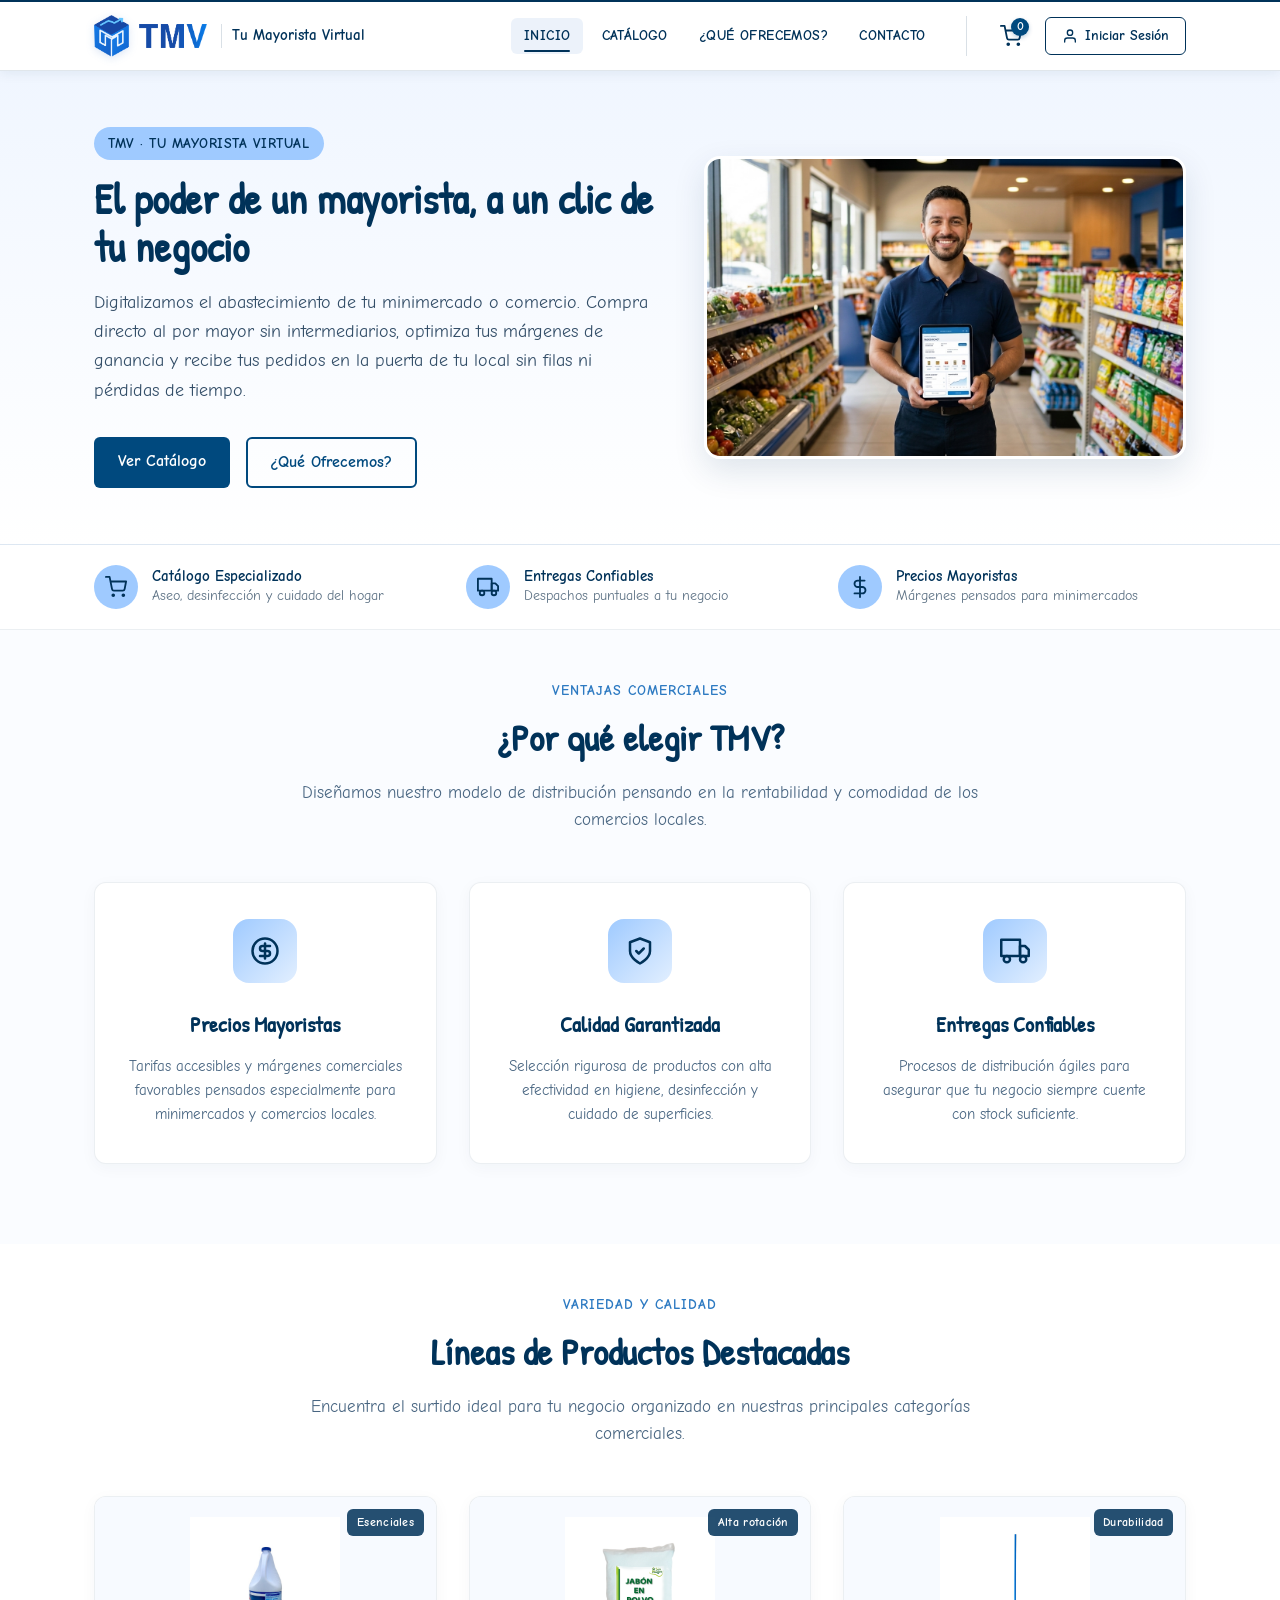
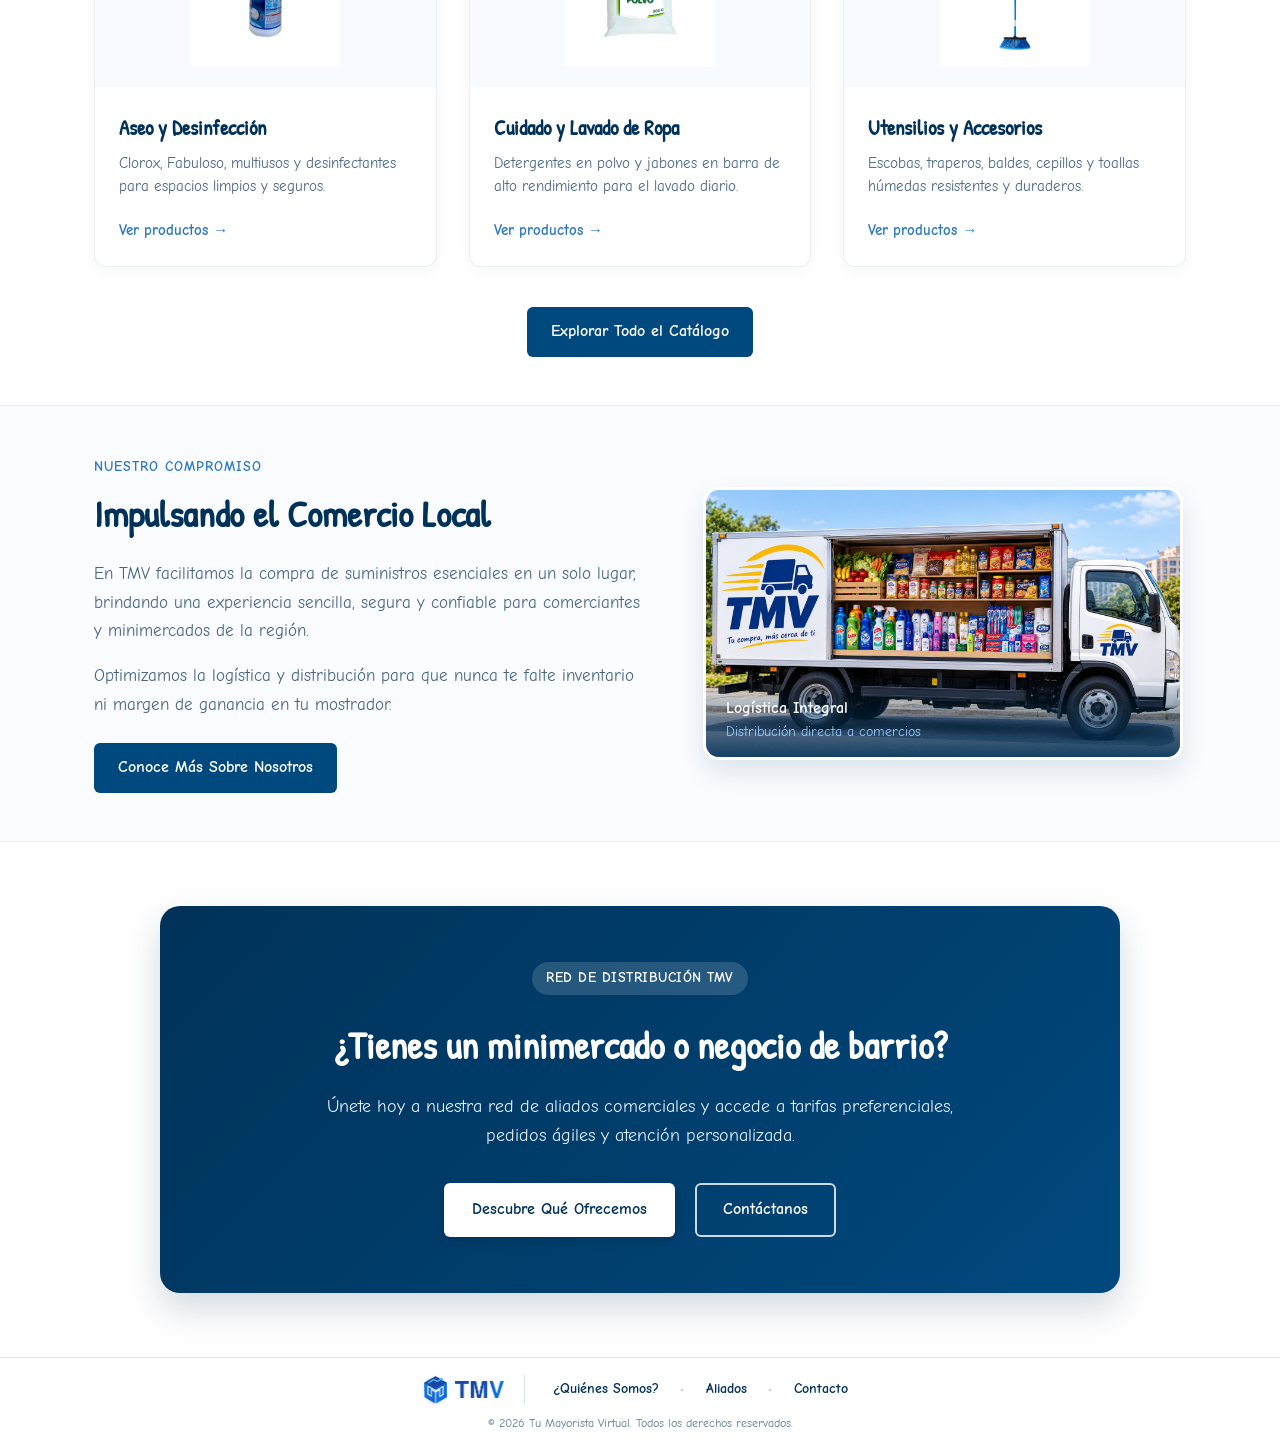
<file: frontend/index.html>
<!DOCTYPE html>
<html lang="es">

<head>
    <meta charset="UTF-8">
    <meta name="viewport" content="width=device-width, initial-scale=1.0">
    <meta name="description"
        content="TMV (Tu Mayorista Virtual) - Abastece tu minimercado o negocio en línea. Precios mayoristas directos, catálogo completo de aseo y entregas confiables a tu puerta.">
    <title>TMV - Página Principal</title>

    <!-- Google Fonts: Patrick Hand & Comic Neue -->
    <link rel="preconnect" href="https://fonts.googleapis.com">
    <link rel="preconnect" href="https://fonts.gstatic.com">
    <link
        href="https://fonts.googleapis.com/css2?family=Comic+Neue:ital,wght@0,400;0,700;1,400&family=Patrick+Hand&display=swap"
        rel="stylesheet">

    <!-- Estilos Personalizados -->
    <link rel="stylesheet" href="styles/main.css">
    <link rel="stylesheet" href="styles/components/header.css">
    <link rel="stylesheet" href="styles/components/footer.css">
    <link rel="stylesheet" href="styles/pages/home.css">
</head>

<body>
    <!-- ==================== HEADER & NAVBAR (Reutilizable) ==================== -->
    <div id="header-container"></div>

    <!-- ==================== CONTENIDO PRINCIPAL ==================== -->
    <main class="main-content">

        <!-- ==================== HERO SECTION ==================== -->
        <section class="hero-section">
            <div class="container">
                <div class="hero-grid">
                    <div class="hero-content">
                        <span class="hero-badge">TMV · Tu Mayorista Virtual</span>
                        <h1 class="hero-title">El poder de un mayorista, a un clic de tu negocio</h1>
                        <p class="hero-subtitle">
                            Digitalizamos el abastecimiento de tu minimercado o comercio. Compra directo al por mayor sin intermediarios, optimiza tus márgenes de ganancia y recibe tus pedidos en la puerta de tu local sin filas ni pérdidas de tiempo.
                        </p>
                        <div class="hero-actions">
                            <a href="pages/productos.html" class="btn-tmv hero-btn-primary">Ver Catálogo</a>
                            <a href="pages/que-ofrecemos.html" class="btn-tmv-outline hero-btn-secondary">¿Qué Ofrecemos?</a>
                        </div>
                    </div>
                    <div class="hero-media">
                        <div class="hero-image-wrapper">
                            <img src="assets/images/banners/hero-tmv.jpg" alt="Comerciante gestionando compras mayoristas en TMV - Tu Mayorista Virtual" class="hero-image">
                        </div>
                    </div>
                </div>
            </div>
        </section>

        <!-- ==================== BARRA DE CONFIANZA / TRUST BAR ==================== -->
        <section class="trust-bar">
            <div class="container">
                <div class="trust-grid">
                    <div class="trust-item">
                        <div class="trust-icon-box">
                            <svg viewBox="0 0 24 24" width="22" height="22" fill="none" stroke="currentColor" stroke-width="2" stroke-linecap="round" stroke-linejoin="round" aria-hidden="true">
                                <circle cx="9" cy="21" r="1"></circle>
                                <circle cx="20" cy="21" r="1"></circle>
                                <path d="M1 1h4l2.68 13.39a2 2 0 0 0 2 1.61h9.72a2 2 0 0 0 2-1.61L23 6H6"></path>
                            </svg>
                        </div>
                        <div class="trust-text">
                            <strong>Catálogo Especializado</strong>
                            <span>Aseo, desinfección y cuidado del hogar</span>
                        </div>
                    </div>

                    <div class="trust-item">
                        <div class="trust-icon-box">
                            <svg viewBox="0 0 24 24" width="22" height="22" fill="none" stroke="currentColor" stroke-width="2" stroke-linecap="round" stroke-linejoin="round" aria-hidden="true">
                                <rect x="1" y="3" width="15" height="13"></rect>
                                <polygon points="16 8 20 8 23 11 23 16 16 16 8"></polygon>
                                <circle cx="5.5" cy="18.5" r="2.5"></circle>
                                <circle cx="18.5" cy="18.5" r="2.5"></circle>
                            </svg>
                        </div>
                        <div class="trust-text">
                            <strong>Entregas Confiables</strong>
                            <span>Despachos puntuales a tu negocio</span>
                        </div>
                    </div>

                    <div class="trust-item">
                        <div class="trust-icon-box">
                            <svg viewBox="0 0 24 24" width="22" height="22" fill="none" stroke="currentColor" stroke-width="2" stroke-linecap="round" stroke-linejoin="round" aria-hidden="true">
                                <line x1="12" y1="1" x2="12" y2="23"></line>
                                <path d="M17 5H9.5a3.5 3.5 0 0 0 0 7h5a3.5 3.5 0 0 1 0 7H6"></path>
                            </svg>
                        </div>
                        <div class="trust-text">
                            <strong>Precios Mayoristas</strong>
                            <span>Márgenes pensados para minimercados</span>
                        </div>
                    </div>
                </div>
            </div>
        </section>

        <!-- ==================== BENEFICIOS / PROPUESTA DE VALOR ==================== -->
        <section class="features-section py-5">
            <div class="container">
                <div class="features-header">
                    <span class="section-eyebrow">Ventajas Comerciales</span>
                    <h2>¿Por qué elegir TMV?</h2>
                    <p>Diseñamos nuestro modelo de distribución pensando en la rentabilidad y comodidad de los comercios locales.</p>
                </div>
                <div class="row features-grid">
                    <article class="col feature-card">
                        <div class="feature-icon-wrapper">
                            <svg viewBox="0 0 24 24" width="30" height="30" fill="none" stroke="currentColor" stroke-width="2" stroke-linecap="round" stroke-linejoin="round" aria-hidden="true">
                                <circle cx="12" cy="12" r="10"></circle>
                                <path d="M16 8h-6a2 2 0 1 0 0 4h4a2 2 0 1 1 0 4H8"></path>
                                <path d="M12 6v12"></path>
                            </svg>
                        </div>
                        <h3>Precios Mayoristas</h3>
                        <p>Tarifas accesibles y márgenes comerciales favorables pensados especialmente para minimercados y comercios locales.</p>
                    </article>

                    <article class="col feature-card">
                        <div class="feature-icon-wrapper">
                            <svg viewBox="0 0 24 24" width="30" height="30" fill="none" stroke="currentColor" stroke-width="2" stroke-linecap="round" stroke-linejoin="round" aria-hidden="true">
                                <path d="M12 22s8-4 8-10V5l-8-3-8 3v7c0 6 8 10 8 10z"></path>
                                <polyline points="9 12 11 14 15 10"></polyline>
                            </svg>
                        </div>
                        <h3>Calidad Garantizada</h3>
                        <p>Selección rigurosa de productos con alta efectividad en higiene, desinfección y cuidado de superficies.</p>
                    </article>

                    <article class="col feature-card">
                        <div class="feature-icon-wrapper">
                            <svg viewBox="0 0 24 24" width="30" height="30" fill="none" stroke="currentColor" stroke-width="2" stroke-linecap="round" stroke-linejoin="round" aria-hidden="true">
                                <rect x="1" y="3" width="15" height="13"></rect>
                                <polygon points="16 8 20 8 23 11 23 16 16 16 16 8"></polygon>
                                <circle cx="5.5" cy="18.5" r="2.5"></circle>
                                <circle cx="18.5" cy="18.5" r="2.5"></circle>
                            </svg>
                        </div>
                        <h3>Entregas Confiables</h3>
                        <p>Procesos de distribución ágiles para asegurar que tu negocio siempre cuente con stock suficiente.</p>
                    </article>
                </div>
            </div>
        </section>

        <!-- ==================== CATEGORÍAS DESTACADAS ==================== -->
        <section class="categories-preview-section py-5">
            <div class="container">
                <div class="categories-header">
                    <span class="section-eyebrow">Variedad y Calidad</span>
                    <h2>Líneas de Productos Destacadas</h2>
                    <p>Encuentra el surtido ideal para tu negocio organizado en nuestras principales categorías comerciales.</p>
                </div>
                <div class="row categories-grid">
                    <article class="col category-card">
                        <div class="category-image-box">
                            <img src="assets/images/products/clorox.jpeg" alt="Línea de Aseo y Desinfección" class="category-img">
                            <span class="category-badge">Esenciales</span>
                        </div>
                        <div class="category-content">
                            <h3>Aseo y Desinfección</h3>
                            <p>Clorox, Fabuloso, multiusos y desinfectantes para espacios limpios y seguros.</p>
                            <a href="pages/productos.html" class="category-link">Ver productos &rarr;</a>
                        </div>
                    </article>

                    <article class="col category-card">
                        <div class="category-image-box">
                            <img src="assets/images/products/detergentePolvo.png" alt="Línea de Cuidado y Lavado de Ropa" class="category-img">
                            <span class="category-badge">Alta rotación</span>
                        </div>
                        <div class="category-content">
                            <h3>Cuidado y Lavado de Ropa</h3>
                            <p>Detergentes en polvo y jabones en barra de alto rendimiento para el lavado diario.</p>
                            <a href="pages/productos.html" class="category-link">Ver productos &rarr;</a>
                        </div>
                    </article>

                    <article class="col category-card">
                        <div class="category-image-box">
                            <img src="assets/images/products/escoba.jpg" alt="Línea de Utensilios y Accesorios" class="category-img">
                            <span class="category-badge">Durabilidad</span>
                        </div>
                        <div class="category-content">
                            <h3>Utensilios y Accesorios</h3>
                            <p>Escobas, traperos, baldes, cepillos y toallas húmedas resistentes y duraderos.</p>
                            <a href="pages/productos.html" class="category-link">Ver productos &rarr;</a>
                        </div>
                    </article>
                </div>
                <div class="categories-cta text-center">
                    <a href="pages/productos.html" class="btn-tmv">Explorar Todo el Catálogo</a>
                </div>
            </div>
        </section>

        <!-- ==================== RESUMEN INSTITUCIONAL ==================== -->
        <section class="about-summary-section py-5">
            <div class="container">
                <div class="about-summary-grid">
                    <div class="about-summary-content">
                        <span class="section-eyebrow">Nuestro Compromiso</span>
                        <h2>Impulsando el Comercio Local</h2>
                        <p>
                            En TMV facilitamos la compra de suministros esenciales en un solo lugar, brindando una experiencia sencilla, segura y confiable para comerciantes y minimercados de la región.
                        </p>
                        <p>
                            Optimizamos la logística y distribución para que nunca te falte inventario ni margen de ganancia en tu mostrador.
                        </p>
                        <div class="about-summary-actions">
                            <a href="pages/quienes-somos.html" class="btn-tmv">Conoce Más Sobre Nosotros</a>
                        </div>
                    </div>
                    <div class="about-summary-media">
                        <div class="about-image-wrapper">
                            <img src="assets/images/products/perfil-tmv.jpg" alt="Distribución y logística TMV" class="about-image">
                            <div class="about-image-caption">
                                <strong>Logística Integral</strong>
                                <span>Distribución directa a comercios</span>
                            </div>
                        </div>
                    </div>
                </div>
            </div>
        </section>

        <!-- ==================== LLAMADO A LA ACCIÓN (ALIADOS) ==================== -->
        <section class="cta-section py-5">
            <div class="container">
                <div class="cta-box">
                    <span class="cta-badge">Red de Distribución TMV</span>
                    <h2>¿Tienes un minimercado o negocio de barrio?</h2>
                    <p>Únete hoy a nuestra red de aliados comerciales y accede a tarifas preferenciales, pedidos ágiles y atención personalizada.</p>
                    <div class="cta-actions">
                        <a href="pages/que-ofrecemos.html" class="btn-tmv-light">Descubre Qué Ofrecemos</a>
                        <a href="pages/contactanos.html" class="btn-tmv-outline-light">Contáctanos</a>
                    </div>
                </div>
            </div>
        </section>

    </main>

    <!-- ==================== FOOTER (Reutilizable) ==================== -->
    <div id="footer-container"></div>

    <!-- Scripts de la Aplicación -->
    <script type="module" src="scripts/main.js"></script>
    <script type="module" src="scripts/pages/home.js"></script>
</body>

</html>
</file>
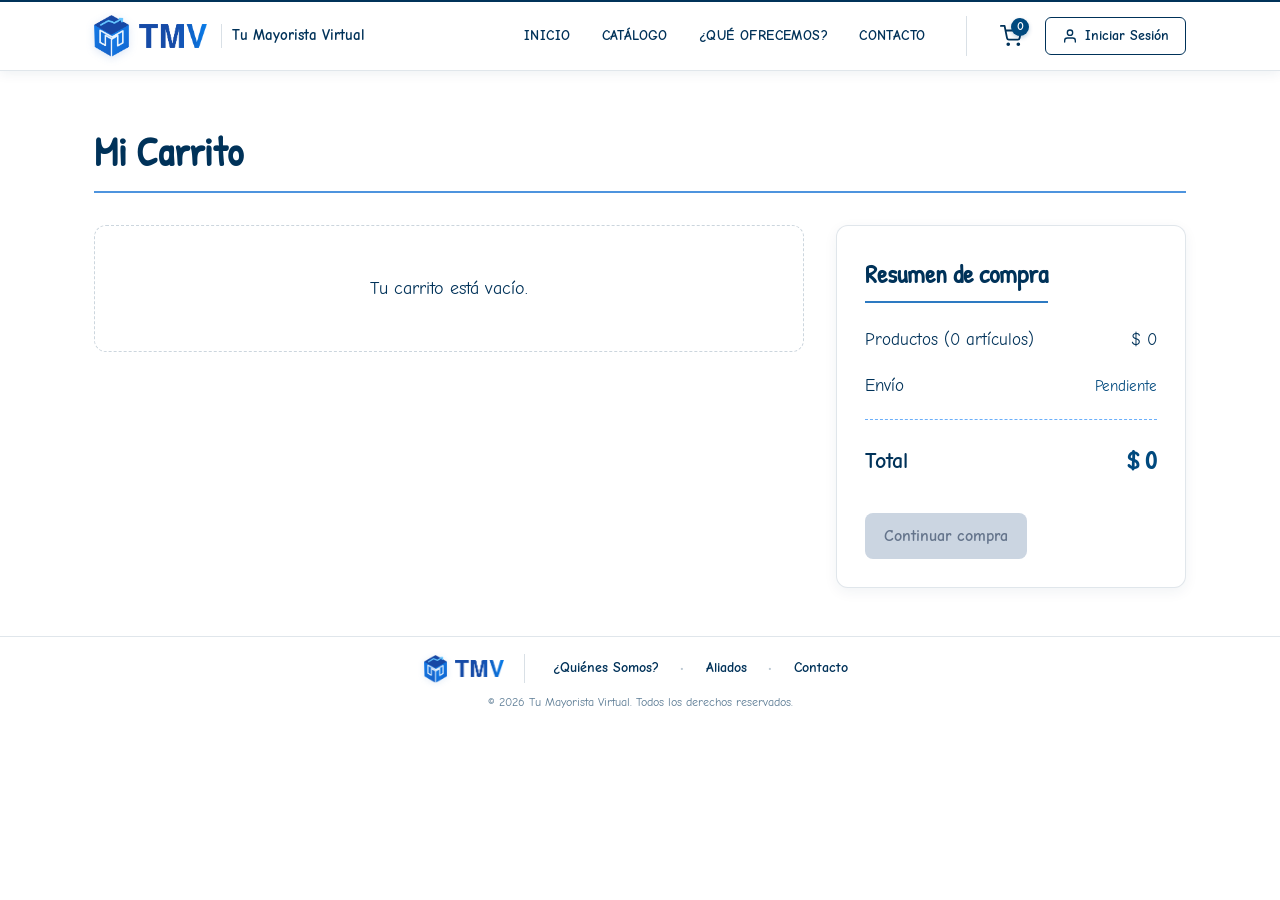
<file: frontend/pages/carrito.html>
<!DOCTYPE html>
<html lang="es">

<head>
    <meta charset="UTF-8">
    <meta name="viewport" content="width=device-width, initial-scale=1.0">
    <title>Carrito de Compras - TMV</title>

    <!-- Fuentes globales -->
    <link rel="preconnect" href="https://fonts.googleapis.com">
    <link rel="preconnect" href="https://fonts.gstatic.com" crossorigin>
    <link href="https://fonts.googleapis.com/css2?family=Comic+Neue:wght@400;700&family=Patrick+Hand&display=swap"
        rel="stylesheet">

    <!-- Estilos modulares del proyecto -->
    <link rel="stylesheet" href="../styles/main.css">
    <link rel="stylesheet" href="../styles/components/header.css">
    <link rel="stylesheet" href="../styles/components/footer.css">

    <!-- Estilos específicos de la página -->
    <link rel="stylesheet" href="../styles/pages/carrito.css">
</head>

<body>

    <!-- ==================== HEADER DINÁMICO ==================== -->
    <div id="header-container" data-component="header.html"></div>

    <!-- ==================== CONTENIDO PRINCIPAL DEL CARRITO ==================== -->
    <main class="cart-main-container container py-5">
        <h1 class="cart-page-title">Mi Carrito</h1>

        <div class="cart-layout-grid">

            <!-- Lista de Productos -->
            <section class="cart-items-section">
                <div id="cart-items-container">
                    <p>Cargando productos...</p>
                </div>
            </section>

            <!-- Resumen de Compra -->
            <aside class="cart-summary-card">
                <h3 class="summary-title">Resumen de compra</h3>

                <div class="summary-details">
                    <div class="summary-row">
                        <span>Productos (<span id="summary-count">0</span>)</span>
                        <span id="summary-subtotal">$0</span>
                    </div>
                    <div class="summary-row">
                        <span>Envío</span>
                        <span id="summary-shipping" class="shipping-status">Pendiente</span>
                    </div>
                </div>

                <hr class="summary-divider">

                <div class="summary-row summary-total-row">
                    <span>Total</span>
                    <span id="summary-total" class="total-price">$0</span>
                </div>

                <button id="summary-checkout-btn" class="btn-tmv w-100 mt-summary" disabled>
                    Continuar compra
                </button>
            </aside>

        </div>
    </main>

    <!-- ==================== FOOTER DINÁMICO ==================== -->
    <div id="footer-container" data-component="footer.html"></div>

    <!-- Scripts de la Aplicación -->
    <script type="module" src="../scripts/main.js"></script>
    <script type="module" src="../scripts/pages/carrito.js"></script>
</body>

</html>
</file>
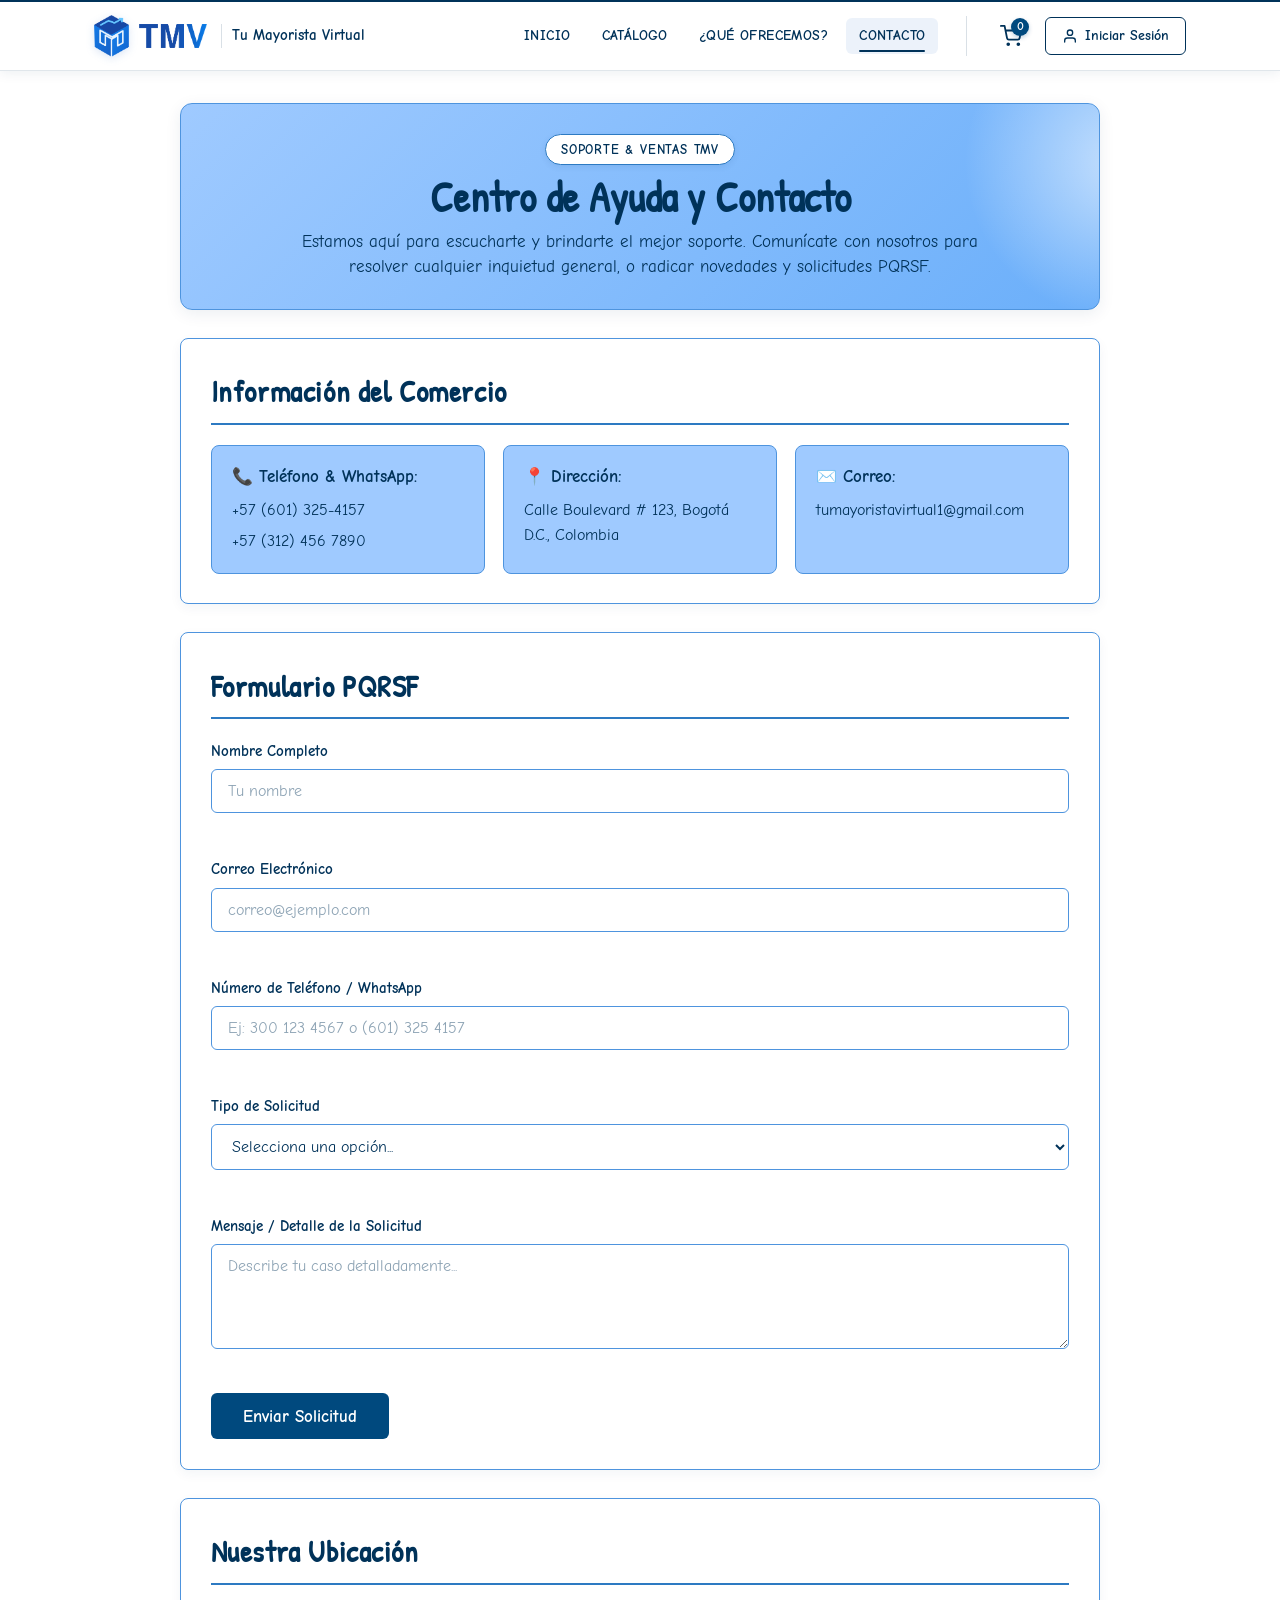
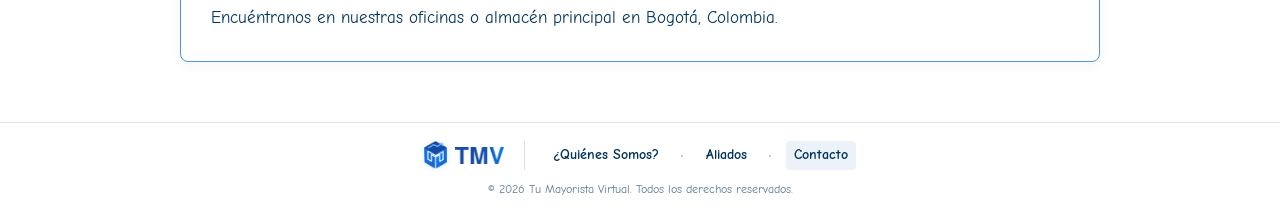
<file: frontend/pages/contactanos.html>
<!DOCTYPE html>
<html lang="es">

<head>
    <meta charset="UTF-8">
    <meta name="viewport" content="width=device-width, initial-scale=1.0">
    <meta name="description"
        content="Contáctanos - Información de contacto, radicación de PQRSF y ubicación en Google Maps de TMV.">
    <title>Contáctanos - TMV</title>

    <!-- Google Fonts: Patrick Hand & Comic Neue -->
    <link rel="preconnect" href="https://fonts.googleapis.com">
    <link rel="preconnect" href="https://fonts.gstatic.com" crossorigin>
    <link
        href="https://fonts.googleapis.com/css2?family=Comic+Neue:ital,wght@0,400;0,700;1,400&family=Patrick+Hand&display=swap"
        rel="stylesheet">

    <!-- Estilos personalizados -->
    <link rel="stylesheet" href="../styles/main.css">
    <link rel="stylesheet" href="../styles/components/header.css">
    <link rel="stylesheet" href="../styles/components/footer.css">
    <link rel="stylesheet" href="../styles/pages/contact.css">
</head>

<body>

    <!-- Encabezado reutilizable -->
    <div id="header-container"></div>

    <!-- Contenido principal -->
    <main class="main-content py-5">
        <div class="container">
            <!-- Encabezado Hero compacto y optimizado para SEO -->
            <header class="contact-hero text-center mb-4">
                <span class="hero-tag">Soporte &amp; Ventas TMV</span>
                <h1>Centro de Ayuda y Contacto</h1>
                <p class="lead">
                    Estamos aquí para escucharte y brindarte el mejor soporte. Comunícate con nosotros para resolver cualquier inquietud general, o radicar novedades y solicitudes PQRSF.
                </p>
            </header>

            <section>
                <h2>Información del Comercio</h2>
                <ul>
                    <li>
                        <strong>📞 Teléfono &amp; WhatsApp:</strong>
                        <span>+57 (601) 325-4157</span>
                        <span>+57 (312) 456 7890</span>
                    </li>
                    <li><strong>📍 Dirección:</strong> Calle Boulevard # 123, Bogotá D.C., Colombia</li>
                    <li><strong>✉️ Correo:</strong> tumayoristavirtual1@gmail.com</li>
                </ul>
            </section>

            <section>
                <h2>Formulario PQRSF</h2>

                <!-- novalidate: desactiva avisos nativos del navegador; la validación y envío se gestionan con fetch en contact.js -->
                <form id="pqrsfForm" novalidate>

                    <!-- Campo Honeypot anti-spam (oculto para humanos, completado por bots) -->
                    <input type="checkbox" name="botcheck" id="botcheck" style="display: none;" tabindex="-1"
                        autocomplete="off">

                    <div class="form-field">
                        <label for="contactName">Nombre Completo</label>
                        <input type="text" id="contactName" name="name" placeholder="Tu nombre" required maxlength="60"
                            aria-describedby="contactName-error">
                        <small class="field-error" id="contactName-error" role="alert"></small>
                    </div>

                    <div class="form-field">
                        <label for="contactEmail">Correo Electrónico</label>
                        <input type="email" id="contactEmail" name="email" placeholder="correo@ejemplo.com" required
                            maxlength="100" aria-describedby="contactEmail-error">
                        <small class="field-error" id="contactEmail-error" role="alert"></small>
                    </div>

                    <div class="form-field">
                        <label for="contactPhone">Número de Teléfono / WhatsApp</label>
                        <input type="tel" id="contactPhone" name="phone" placeholder="Ej: 300 123 4567 o (601) 325 4157" required
                            maxlength="20" inputmode="tel" autocomplete="tel" aria-describedby="contactPhone-error">
                        <small class="field-error" id="contactPhone-error" role="alert"></small>
                    </div>

                    <div class="form-field">
                        <label for="pqrsfType">Tipo de Solicitud</label>
                        <select id="pqrsfType" name="tipo_solicitud" required aria-describedby="pqrsfType-error">
                            <option value="">Selecciona una opción...</option>
                            <option value="peticion">Petición</option>
                            <option value="queja">Queja</option>
                            <option value="reclamo">Reclamo</option>
                            <option value="sugerencia">Sugerencia</option>
                            <option value="felicitacion">Felicitación</option>
                        </select>
                        <small class="field-error" id="pqrsfType-error" role="alert"></small>
                    </div>

                    <div class="form-field">
                        <label for="contactMessage">Mensaje / Detalle de la Solicitud</label>
                        <textarea id="contactMessage" name="message" rows="4" maxlength="1000"
                            placeholder="Describe tu caso detalladamente..." required
                            aria-describedby="contactMessage-error"></textarea>
                        <small class="field-error" id="contactMessage-error" role="alert"></small>
                    </div>

                    <button type="submit" id="submitBtn" class="btn-tmv">Enviar Solicitud</button>
                    <p id="formStatus" class="form-status" role="status" aria-live="polite"></p>
                </form>
            </section>

            <section>
                <h2>Nuestra Ubicación</h2>
                <p>Encuéntranos en nuestras oficinas o almacén principal en Bogotá, Colombia.</p>
            </section>
        </div>
    </main>

    <!-- Pie de página reutilizable -->
    <div id="footer-container"></div>

    <!-- Scripts de la aplicación -->
    <script type="module" src="../scripts/main.js"></script>
    <script type="module" src="../scripts/pages/contact.js"></script>
</body>

</html>
</file>
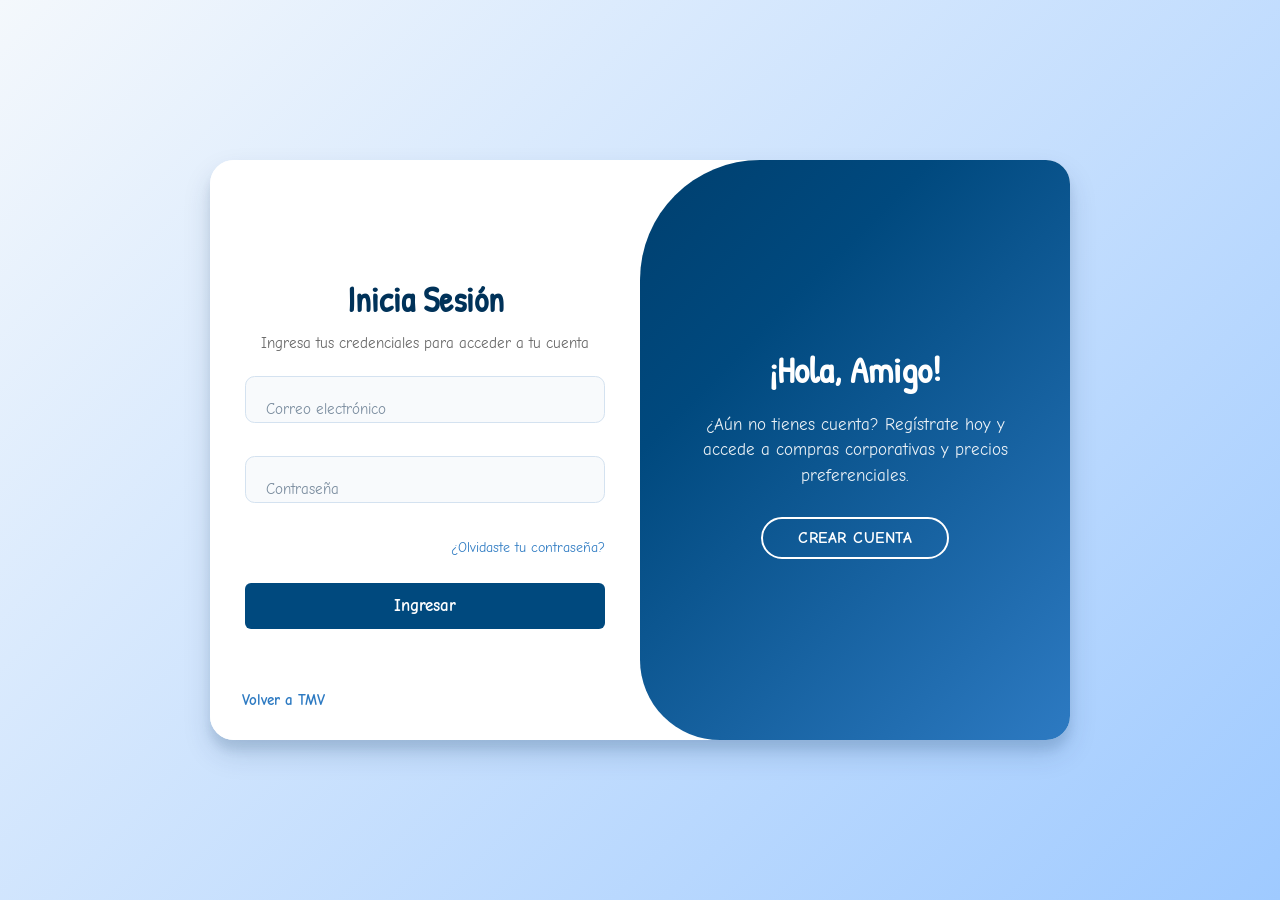
<file: frontend/pages/login.html>
<!DOCTYPE html>
<html lang="es">

<head>
    <meta charset="UTF-8">
    <meta name="viewport" content="width=device-width, initial-scale=1.0">
    <meta name="description"
        content="Accede o crea tu cuenta en TMV para gestionar tus pedidos y compras corporativas.">
    <title>Acceso y Registro - TMV</title>

    <link rel="preconnect" href="https://fonts.googleapis.com">
    <link rel="preconnect" href="https://fonts.gstatic.com" crossorigin>
    <link
        href="https://fonts.googleapis.com/css2?family=Comic+Neue:ital,wght@0,400;0,700;1,400&family=Patrick+Hand&display=swap"
        rel="stylesheet">

    <link rel="stylesheet" href="../styles/main.css">
    <link rel="stylesheet" href="../styles/pages/login.css">
</head>

<body>

    <main class="auth-page-wrapper">
        <div class="auth-notebook-card" id="authNotebook">

            <a href="../index.html" class="auth-back-notebook-link" title="Regresar a la página principal">
                Volver a TMV
            </a>

            <!-- Panel Registro -->
            <div class="form-panel sign-up-panel">
                <form id="form-signup" class="auth-form" novalidate>
                    <h2 class="auth-title">Crea tu Cuenta</h2>
                    <p class="auth-subtitle">Ingresa tus datos para registrarte como aliado en TMV</p>

                    <div id="signup-feedback" class="auth-feedback" aria-live="polite"></div>

                    <div class="auth-input-group">
                        <input type="text" id="signup-fullname" name="fullName" placeholder=" " autocomplete="name"
                            required>
                        <label for="signup-fullname">Nombre completo</label>
                        <small class="field-error" id="error-fullname"></small>
                    </div>

                    <div class="auth-input-group">
                        <input type="tel" id="signup-phone" name="phone" placeholder=" " autocomplete="tel" required>
                        <label for="signup-phone">Número de teléfono</label>
                        <small class="field-error" id="error-phone"></small>
                    </div>

                    <div class="auth-input-group">
                        <input type="email" id="signup-email" name="email" placeholder=" " autocomplete="username"
                            required>
                        <label for="signup-email">Email (nombre de usuario)</label>
                        <small class="field-error" id="error-email"></small>
                    </div>

                    <div class="auth-input-group">
                        <input type="password" id="signup-password" name="password" placeholder=" "
                            autocomplete="new-password" required>
                        <label for="signup-password">Contraseña</label>
                        <small class="field-error" id="error-password"></small>
                    </div>

                    <button type="submit" class="btn-tmv auth-submit-btn">Registrarse</button>

                    <p class="auth-mobile-switch">¿Ya tienes cuenta? <a id="mobile-to-login">Inicia sesión</a></p>
                </form>
            </div>

            <!-- Panel Login -->
            <div class="form-panel sign-in-panel">
                <form id="form-signin" class="auth-form" novalidate>
                    <h2 class="auth-title">Inicia Sesión</h2>
                    <p class="auth-subtitle">Ingresa tus credenciales para acceder a tu cuenta</p>

                    <div id="signin-feedback" class="auth-feedback" aria-live="polite"></div>

                    <div class="auth-input-group">
                        <input type="email" id="signin-email" name="email" placeholder=" " autocomplete="username"
                            required>
                        <label for="signin-email">Correo electrónico</label>
                        <small class="field-error" id="error-signin-email"></small>
                    </div>

                    <div class="auth-input-group">
                        <input type="password" id="signin-password" name="password" placeholder=" "
                            autocomplete="current-password" required>
                        <label for="signin-password">Contraseña</label>
                        <small class="field-error" id="error-signin-password"></small>
                    </div>

                    <a href="#" class="auth-forgot-link">¿Olvidaste tu contraseña?</a>

                    <button type="submit" class="btn-tmv auth-submit-btn">Ingresar</button>

                    <p class="auth-mobile-switch">¿No tienes cuenta? <a id="mobile-to-register">Regístrate</a></p>
                </form>
            </div>

            <!-- Panel deslizante -->
            <div class="toggle-container">
                <div class="toggle">
                    <div class="toggle-panel toggle-left">
                        <h2 class="toggle-title">¡Bienvenido Nuevamente!</h2>
                        <p class="toggle-text">
                            ¿Ya tienes cuenta creada? Inicia sesión con tus credenciales para continuar tus compras y
                            pedidos.
                        </p>
                        <button type="button" class="btn-toggle-outline" id="btn-show-login">Iniciar Sesión</button>
                    </div>

                    <div class="toggle-panel toggle-right">
                        <h2 class="toggle-title">¡Hola, Amigo!</h2>
                        <p class="toggle-text">
                            ¿Aún no tienes cuenta? Regístrate hoy y accede a compras corporativas y precios
                            preferenciales.
                        </p>
                        <button type="button" class="btn-toggle-outline" id="btn-show-register">Crear Cuenta</button>
                    </div>
                </div>
            </div>

        </div>
    </main>

    <script type="module" src="../scripts/pages/login.js"></script>
</body>

</html>
</file>
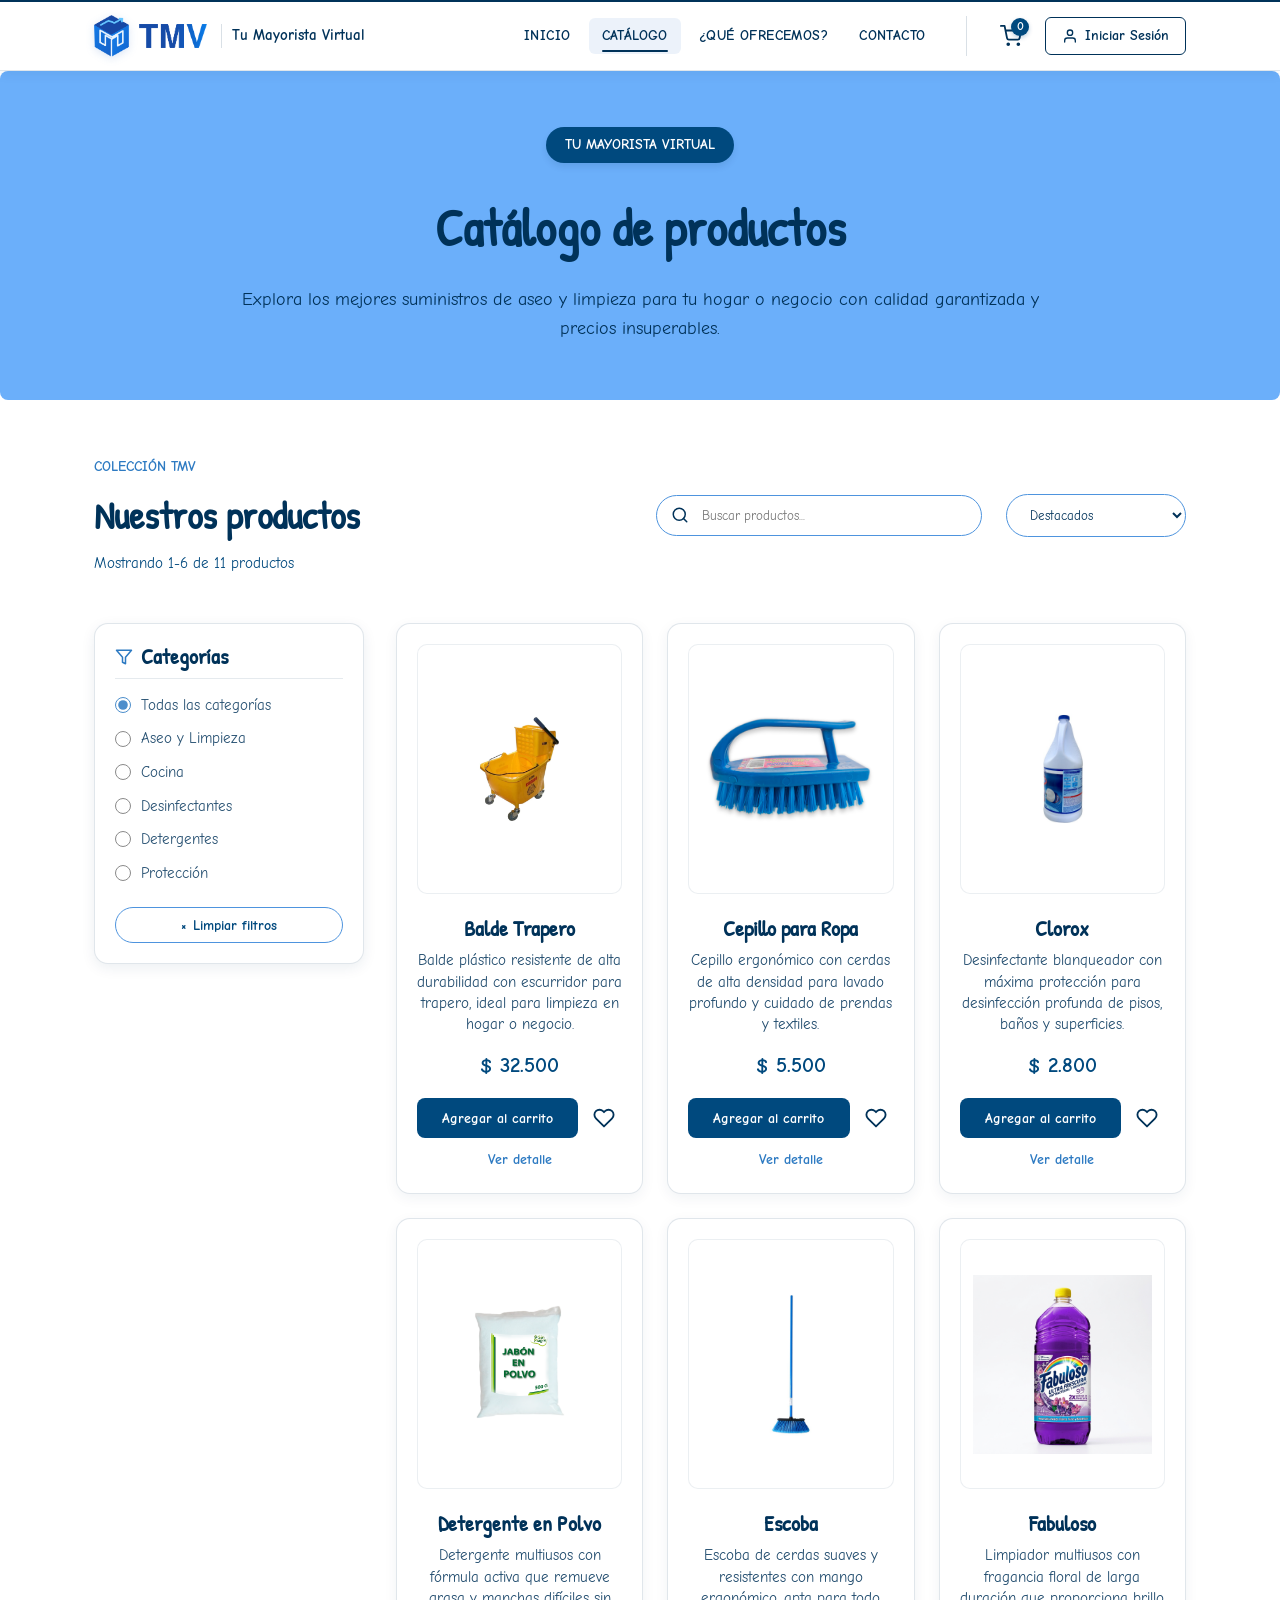
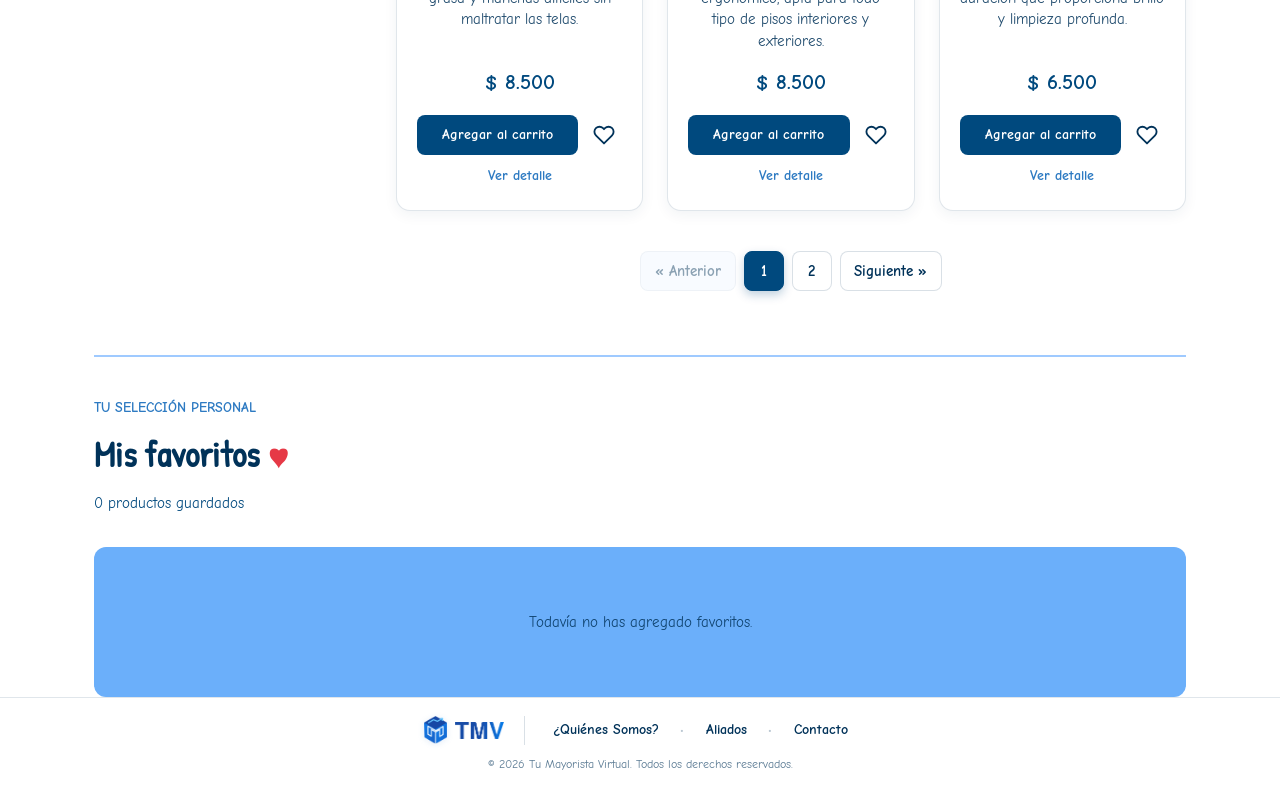
<file: frontend/pages/productos.html>
<!DOCTYPE html>
<html lang="es">

<head>
    <meta charset="UTF-8">
    <meta name="viewport" content="width=device-width, initial-scale=1.0">
    <meta name="description"
        content="Catálogo de productos de TMV - Explora nuestra amplia variedad de productos de limpieza, aseo y suministros con los mejores precios.">
    <title>Catálogo de Productos - TMV</title>

    <!-- Google Fonts: Patrick Hand & Comic Neue -->
    <link rel="preconnect" href="https://fonts.googleapis.com">
    <link rel="preconnect" href="https://fonts.gstatic.com" crossorigin>
    <link
        href="https://fonts.googleapis.com/css2?family=Comic+Neue:ital,wght@0,400;0,700;1,400&family=Patrick+Hand&display=swap"
        rel="stylesheet">

    <!-- Estilos Personalizados en Vanilla CSS -->
    <link rel="stylesheet" href="../styles/main.css">
    <link rel="stylesheet" href="../styles/components/header.css">
    <link rel="stylesheet" href="../styles/components/footer.css">
    <link rel="stylesheet" href="../styles/components/productCard.css">
    <link rel="stylesheet" href="../styles/pages/catalog.css">
</head>

<body>

    <!-- ==================== HEADER (Reutilizable) ==================== -->
    <div id="header-container"></div>

    <!-- ==================== CONTENIDO PRINCIPAL ==================== -->
    <main class="catalog-main">
        <!-- Hero Section -->
        <section class="catalog-hero">
            <div class="container">
                <div class="catalog-hero-content">
                    <span class="hero-badge">Tu Mayorista Virtual</span>
                    <h1 class="catalog-hero-title">
                        <span class="color-primary-text">Catálogo de productos</span>
                    </h1>
                    <p class="catalog-hero-description">
                        Explora los mejores suministros de aseo y limpieza para tu hogar o negocio con calidad
                        garantizada y precios insuperables.
                    </p>
                </div>
            </div>
        </section>

        <section class="catalog-section container">

            <!-- Catalog Header & Toolbar (Buscador y Ordenamiento) -->
            <div class="catalog-header">
                <div class="catalog-heading">
                    <span class="catalog-eyebrow">COLECCIÓN TMV</span>
                    <h2 class="catalog-title">Nuestros productos</h2>
                    <p class="catalog-count" id="product-count">Cargando productos...</p>
                </div>

                <div class="catalog-toolbar">
                    <div class="search-box">
                        <svg class="search-icon" xmlns="http://www.w3.org/2000/svg" viewBox="0 0 24 24" fill="none"
                            stroke="currentColor" stroke-width="2" stroke-linecap="round" stroke-linejoin="round"
                            aria-hidden="true">
                            <circle cx="11" cy="11" r="8"></circle>
                            <line x1="21" y1="21" x2="16.65" y2="16.65"></line>
                        </svg>
                        <input type="search" id="search-input" class="search-input" placeholder="Buscar productos..."
                            aria-label="Buscar productos">
                    </div>

                    <div class="sort-box">
                        <select id="sort-select" class="sort-select" aria-label="Ordenar productos">
                            <option value="default">Destacados</option>
                            <option value="price-asc">Menor precio</option>
                            <option value="price-desc">Mayor precio</option>
                            <option value="name-asc">Nombre A-Z</option>
                        </select>
                    </div>
                </div>
            </div>
            

            <!-- Layout: Sidebar + Products Grid -->
            <div class="catalog-layout">
                <!-- Barra lateral de filtros -->
                <aside class="catalog-sidebar" aria-label="Filtros del catálogo">
                    <div class="filters-card">
                        <div class="filters-header">
                            <h3 class="filters-title">
                                <svg class="filter-icon" xmlns="http://www.w3.org/2000/svg" viewBox="0 0 24 24"
                                    fill="none" stroke="currentColor" stroke-width="2" stroke-linecap="round"
                                    stroke-linejoin="round" aria-hidden="true">
                                    <polygon points="22 3 2 3 10 12.46 10 19 14 21 14 12.46 22 3"></polygon>
                                </svg>
                                Categorías
                            </h3>
                        </div>

                        <div id="category-filters" class="category-filters-container">
                            <p class="status-message">Cargando categorías...</p>
                        </div>

                        <button type="button" id="clear-filters" class="btn-clear-filters">
                            <span aria-hidden="true">×</span>
                            Limpiar filtros
                        </button>
                    </div>
                </aside>
                

                <!-- Products Area -->
                <div class="products-area">
                    <!-- Products Grid -->
                    <div id="products-grid" class="products-grid" aria-live="polite">
                        <div class="products-loading">
                            <div class="loading-spinner" role="status">
                                <span class="visually-hidden">Cargando...</span>
                            </div>
                            <p class="status-message">Estamos preparando los productos...</p>
                        </div>
                    </div>

                    <!-- Pagination -->
                    <nav id="pagination" class="pagination-wrapper" aria-label="Páginas del catálogo"></nav>
                </div>
            </div>

            <!-- Favorites Section -->
            <section class="favorites-section" aria-labelledby="favorites-title">
                <div class="favorites-header">
                    <div>
                        <span class="catalog-eyebrow">TU SELECCIÓN PERSONAL</span>
                        <h2 id="favorites-title" class="favorites-title">
                            Mis favoritos <span class="favorite-heart">♥</span>
                        </h2>
                        <p id="favorites-count" class="favorites-count">0 productos guardados</p>
                    </div>
                </div>

                <div id="favorites-grid" class="favorites-grid" aria-live="polite">
                    <div class="favorites-empty">
                        <p class="status-message">Todavía no has agregado favoritos.</p>
                    </div>
                </div>
            </section>
            
        </section>
    </main>

    <!-- ==================== FOOTER (Reutilizable) ==================== -->
    <div id="footer-container"></div>

    <!-- Scripts de la Aplicación -->
    <script type="module" src="../scripts/main.js"></script>
    <script type="module" src="../scripts/pages/catalog.js"></script>
    <script type="module" src="../scripts/catalog/categoryFilters.js"></script>
</body>

</html>
</file>
<file: frontend/styles/main.css>
/* ==========================================================================
   SISTEMA DE DISEÑO GLOBAL - TMV (Vanilla CSS)
   ========================================================================== */

:root {
    /* Paleta de Colores Principal */
    --color-primary: #003259;       /* Encabezados, títulos destacados, footer */
    --color-secondary: #00497E;     /* Botones principales */
    --color-accent: #2D7AC2;        /* Enlaces e interactivos */
    --color-highlight: #4E94DE;     /* Detalles visuales y estados activos */
    --color-bg-light: #6BAFFA;      /* Fondos destacados y efectos hover */
    --color-bg-soft: #9FCAFF;       /* Fondos suaves para tarjetas */

    /* Tipografías Oficiales */
    --font-titles: 'Patrick Hand', cursive;
    --font-body: 'Comic Neue', cursive;
}

/* ==========================================================================
   RESET Y ESTILOS BASE
   ========================================================================== */

html {
    scroll-behavior: smooth;
    scroll-padding-top: 75px;
}

* {
    box-sizing: border-box;
    margin: 0;
    padding: 0;
}

body {
    font-family: var(--font-body);
    font-weight: 400;
    color: var(--color-primary);
    background-color: #ffffff;
    line-height: 1.6;
}

h1, h2, h3, h4, h5, h6 {
    font-family: var(--font-titles);
    font-weight: 700;
    color: var(--color-primary);
    margin-bottom: 1rem;
}

/* ==========================================================================
   UTILIDADES DE DISEÑO (Reemplazo responsivo de Bootstrap con Flexbox)
   ========================================================================== */

.container {
    width: 100%;
    max-width: 1140px;
    margin: 0 auto;
    padding: 0 1.5rem;
}

.row {
    display: flex;
    flex-wrap: wrap;
    gap: 2rem;
    margin-bottom: 2rem;
}

.col {
    flex: 1;
    min-width: 280px; /* Se ajusta automáticamente en celulares */
}

.text-center {
    text-align: center;
}

.py-5 {
    padding-top: 3rem;
    padding-bottom: 3rem;
}

/* ==========================================================================
   COMPONENTES GLOBALES
   ========================================================================== */

.btn-tmv {
    background-color: var(--color-secondary);
    color: #ffffff;
    font-family: var(--font-body);
    font-weight: 700;
    border: none;
    border-radius: 0.375rem;
    padding: 0.75rem 1.5rem;
    cursor: pointer;
    text-decoration: none;
    display: inline-block;
    transition: background-color 0.2s ease;
}

.btn-tmv:hover {
    background-color: var(--color-primary);
    color: #ffffff;
}
</file>
<file: frontend/styles/components/header.css>
/* ==========================================================================
   TMV - Estilos del Componente Header y Navbar (Vanilla CSS)
   Integrado con el Sistema de Diseño Global (main.css)
   ========================================================================== */

/* Contenedor modular del Header fijado al scroll */
#header-container {
    position: sticky;
    top: 0;
    z-index: 1000;
    width: 100%;
}

.tmv-header {
    width: 100%;
    background-color: #ffffff;
    border-top: 2px solid var(--color-primary);
    border-bottom: 1px solid rgba(0, 50, 89, 0.12);
    position: sticky;
    top: 0;
    z-index: 1000;
    box-shadow: 0 2px 12px rgba(0, 50, 89, 0.08);
}

/* El ancho máximo, centrado y márgenes provienen de .container en main.css */
.tmv-header-container {
    display: flex;
    align-items: center;
    justify-content: space-between;
    min-height: 68px;
    padding-top: 0.5rem;
    padding-bottom: 0.5rem;
    gap: 1.5rem;
}

/* ==================== BLOQUE DE MARCA (IZQUIERDA) ==================== */
.tmv-brand-group {
    display: flex;
    align-items: center;
    flex-shrink: 0;
}

.tmv-brand-link {
    display: inline-flex;
    align-items: center;
    gap: 0.65rem;
    color: var(--color-primary);
    text-decoration: none;
    transition: opacity 0.2s ease, transform 0.2s ease;
}

.tmv-brand-link:hover {
    opacity: 0.95;
    transform: translateY(-1px);
}

.tmv-brand-cube {
    height: 42px;
    width: auto;
    object-fit: contain;
    display: block;
    filter: drop-shadow(0 2px 4px rgba(19, 89, 185, 0.15));
    transition: transform 0.25s ease;
}

.tmv-brand-link:hover .tmv-brand-cube {
    transform: scale(1.05) rotate(2deg);
}

.tmv-brand-letters {
    height: 24px;
    width: auto;
    object-fit: contain;
    display: block;
}

.tmv-brand-title {
    font-size: 0.92rem;
    font-weight: 700;
    color: var(--color-primary);
    white-space: nowrap;
    border-left: 1.5px solid rgba(0, 50, 89, 0.15);
    padding-left: 0.65rem;
    margin-left: 0.2rem;
    display: inline-block;
}

/* ==================== NAVEGACIÓN Y ENLACES (FLUIDO A LA DERECHA) ==================== */
.tmv-nav-wrapper {
    display: flex;
    align-items: center;
    justify-content: flex-end;
    flex: 1;
    gap: 1.75rem;
}

.tmv-nav {
    display: flex;
    align-items: center;
}

.tmv-nav-list {
    display: flex;
    align-items: center;
    gap: 0.35rem;
    margin: 0;
    padding: 0;
    list-style: none;
}

.tmv-nav-link {
    display: inline-block;
    font-size: 0.88rem;
    font-weight: 600;
    letter-spacing: 0.4px;
    text-transform: uppercase;
    color: var(--color-primary);
    padding: 0.45rem 0.8rem;
    border-radius: 6px;
    position: relative;
    text-decoration: none;
    transition: color 0.2s ease, background-color 0.2s ease;
}

.tmv-nav-link:hover {
    color: var(--color-secondary);
    background-color: var(--color-bg-soft);
}

/* Estado activo según página actual */
.tmv-nav-link.active {
    font-weight: 700;
    color: var(--color-primary);
    background-color: rgba(19, 89, 185, 0.08);
}

.tmv-nav-link.active::after {
    content: "";
    position: absolute;
    bottom: 2px;
    left: 0.8rem;
    right: 0.8rem;
    height: 2px;
    background-color: var(--color-primary);
    border-radius: 2px;
}

/* ==================== ACCIONES DERECHA (CARRITO Y LOGIN) ==================== */
.tmv-actions {
    display: flex;
    align-items: center;
    gap: 0.85rem;
    flex-shrink: 0;
    border-left: 1.5px solid rgba(0, 50, 89, 0.15);
    padding-left: 1.5rem;
}

.tmv-cart-btn {
    position: relative;
    display: inline-flex;
    align-items: center;
    justify-content: center;
    width: 40px;
    height: 40px;
    color: var(--color-primary);
    text-decoration: none;
    border-radius: 8px;
    transition: background-color 0.2s ease, color 0.2s ease, transform 0.2s ease;
}

.tmv-cart-btn:hover {
    background-color: var(--color-bg-soft);
    color: var(--color-secondary);
    transform: translateY(-1px);
}

.tmv-cart-icon {
    display: block;
}

.tmv-cart-badge {
    position: absolute;
    top: 2px;
    right: 2px;
    background-color: var(--color-secondary);
    color: #ffffff;
    font-size: 0.72rem;
    font-weight: 700;
    min-width: 18px;
    height: 18px;
    line-height: 18px;
    border-radius: 9px;
    text-align: center;
    padding: 0 4px;
    box-shadow: 0 2px 4px rgba(0, 73, 126, 0.25);
    transition: transform 0.2s ease;
}

.tmv-cart-btn:hover .tmv-cart-badge {
    transform: scale(1.1);
}

.tmv-auth-btn {
    display: inline-flex;
    align-items: center;
    gap: 0.45rem;
    border: 1px solid var(--color-primary);
    padding: 0.45rem 1rem;
    font-size: 0.85rem;
    font-weight: 700;
    color: var(--color-primary);
    text-decoration: none;
    background-color: transparent;
    border-radius: 6px;
    transition: background-color 0.2s ease, color 0.2s ease, transform 0.2s ease, box-shadow 0.2s ease;
    white-space: nowrap;
}

.tmv-auth-btn:hover {
    background-color: var(--color-primary);
    color: #ffffff;
    transform: translateY(-1px);
    box-shadow: 0 4px 10px rgba(0, 50, 89, 0.2);
}

.tmv-auth-icon {
    display: block;
}

/* ==================== BOTÓN TOGGLE MÓVIL ==================== */
.tmv-nav-toggle {
    display: none;
    flex-direction: column;
    justify-content: space-around;
    width: 32px;
    height: 32px;
    padding: 4px;
    background: transparent;
    border: 1px solid var(--color-primary);
    border-radius: 4px;
    cursor: pointer;
}

.tmv-hamburger-line {
    display: block;
    width: 100%;
    height: 2px;
    background-color: var(--color-primary);
    transition: transform 0.2s ease, opacity 0.2s ease;
}

/* ==================== RESPONSIVE DESIGN ==================== */
@media (max-width: 900px) {
    .tmv-nav-toggle {
        display: flex;
    }

    .tmv-nav-wrapper {
        display: none;
        position: absolute;
        top: 100%;
        left: 0;
        right: 0;
        width: 100%;
        max-height: calc(100vh - 70px);
        overflow-y: auto;
        background-color: #ffffff;
        border-bottom: 2px solid var(--color-primary);
        flex-direction: column;
        padding: 1.25rem 1.5rem;
        gap: 1.25rem;
        box-shadow: 0 8px 24px rgba(0, 50, 89, 0.14);
    }

    .tmv-nav-wrapper.is-open {
        display: flex;
    }

    .tmv-nav {
        width: 100%;
        margin: 0;
    }

    .tmv-nav-list {
        flex-direction: column;
        align-items: stretch;
        width: 100%;
        gap: 0.5rem;
    }

    .tmv-nav-item {
        width: 100%;
    }

    .tmv-nav-link {
        display: block;
        width: 100%;
        padding: 0.65rem 1rem;
        border-radius: 6px;
    }

    .tmv-nav-link.active {
        border-bottom: none;
        border-left: 3px solid var(--color-primary);
        border-radius: 0 6px 6px 0;
    }

    .tmv-nav-link.active::after {
        display: none;
    }

    .tmv-actions {
        width: 100%;
        justify-content: space-between;
        padding-top: 1rem;
        border-left: none;
        padding-left: 0;
        border-top: 1px solid rgba(0, 50, 89, 0.12);
    }

    .tmv-auth-btn {
        flex: 1;
        justify-content: center;
        margin-left: 1rem;
    }
}

@media (max-width: 600px) {
    .tmv-brand-title {
        display: none;
    }

    .tmv-brand-cube {
        height: 36px;
    }

    .tmv-brand-letters {
        height: 20px;
    }
}


.tmv-cart-badge.badge-pop {
    animation: tmvCartBadgePop 0.25s ease;
}

@keyframes tmvCartBadgePop {
    0% {
        transform: scale(1);
    }
    50% {
        transform: scale(1.28);
    }
    100% {
        transform: scale(1);
    }
}
</file>
<file: frontend/styles/components/footer.css>
/* ==========================================================================
   TMV - Estilos del Componente Footer (Vanilla CSS)
   Integrado con el Sistema de Diseño Global (main.css)
   ========================================================================== */

.tmv-footer {
    width: 100%;
    background-color: #ffffff;
    border-top: 1px solid rgba(0, 50, 89, 0.12);
    margin-top: auto;
    padding-top: 1.1rem;
    padding-bottom: 1.1rem;
}

/* El ancho máximo, centrado y márgenes provienen de .container en main.css */
.tmv-footer-container {
    display: flex;
    flex-direction: column;
    align-items: center;
    justify-content: center;
    text-align: center;
    gap: 0.65rem;
}

/* ==================== FILA 1: LOGO + ENLACES ==================== */
.tmv-footer-main {
    display: flex;
    align-items: center;
    justify-content: center;
    gap: 1.25rem;
    flex-wrap: wrap;
}

.tmv-footer-brand {
    display: flex;
    align-items: center;
    justify-content: center;
}

.tmv-footer-brand-link {
    display: inline-flex;
    align-items: center;
    gap: 0.5rem;
    text-decoration: none;
    transition: opacity 0.2s ease, transform 0.2s ease;
}

.tmv-footer-brand-link:hover {
    opacity: 0.92;
    transform: translateY(-1px);
}

.tmv-footer-cube {
    height: 28px;
    width: auto;
    object-fit: contain;
    display: block;
    filter: drop-shadow(0 1px 3px rgba(19, 89, 185, 0.12));
    transition: transform 0.25s ease;
}

.tmv-footer-brand-link:hover .tmv-footer-cube {
    transform: scale(1.06) rotate(2deg);
}

.tmv-footer-letters {
    height: 17px;
    width: auto;
    object-fit: contain;
    display: block;
}

/* Enlaces con separador vertical respecto al logo en desktop */
.tmv-footer-nav {
    display: flex;
    align-items: center;
    justify-content: center;
    border-left: 1px solid rgba(0, 50, 89, 0.15);
    padding-left: 1.25rem;
}

.tmv-footer-list {
    display: flex;
    align-items: center;
    justify-content: center;
    gap: 0.85rem;
    margin: 0;
    padding: 0;
    list-style: none;
    flex-wrap: wrap;
}

.tmv-footer-link {
    display: inline-block;
    font-size: 0.88rem;
    font-weight: 600;
    color: var(--color-primary);
    text-decoration: none;
    padding: 0.2rem 0.5rem;
    border-radius: 4px;
    transition: color 0.2s ease, background-color 0.2s ease;
}

.tmv-footer-link:hover {
    color: var(--color-secondary);
    background-color: var(--color-bg-soft);
}

.tmv-footer-link.active {
    font-weight: 700;
    color: var(--color-primary);
    background-color: rgba(19, 89, 185, 0.08);
}

.tmv-footer-separator {
    color: rgba(0, 50, 89, 0.28);
    font-size: 0.75rem;
    user-select: none;
}

/* ==================== FILA 2: COPYRIGHT ==================== */
.tmv-footer-bottom {
    display: flex;
    align-items: center;
    justify-content: center;
    width: 100%;
}

.tmv-footer-copy {
    font-size: 0.78rem;
    color: rgba(0, 50, 89, 0.65);
    margin: 0;
}

/* ==================== RESPONSIVE DESIGN ==================== */
@media (max-width: 650px) {
    .tmv-footer {
        padding-top: 1rem;
        padding-bottom: 1rem;
    }

    .tmv-footer-container {
        gap: 0.55rem;
    }

    .tmv-footer-main {
        flex-direction: column;
        gap: 0.55rem;
    }

    .tmv-footer-nav {
        border-left: none;
        padding-left: 0;
    }

    .tmv-footer-list {
        gap: 0.35rem 0.65rem;
    }

    .tmv-footer-separator {
        display: none;
    }

    .tmv-footer-link {
        font-size: 0.84rem;
    }
}
</file>
<file: frontend/styles/pages/home.css>
/* ==========================================================================
   TMV - Estilos de la Página de Inicio (home.css)
   Estructura base preparada para personalización visual
   ========================================================================== */

/* ---------- Hero Section ---------- */
.hero-section {
    padding: 3.5rem 0 3.5rem;
    background: linear-gradient(180deg, #f0f6ff 0%, #ffffff 100%);
    border-bottom: 1px solid rgba(0, 50, 89, 0.08);
}

.hero-grid {
    display: flex;
    align-items: center;
    justify-content: space-between;
    gap: 3rem;
    flex-wrap: wrap;
}

.hero-content {
    flex: 1 1 480px;
}

.hero-badge {
    display: inline-block;
    background-color: var(--color-bg-soft);
    color: var(--color-primary);
    font-size: 0.85rem;
    font-weight: 700;
    padding: 0.35rem 0.9rem;
    border-radius: 2rem;
    margin-bottom: 1rem;
    letter-spacing: 0.5px;
    text-transform: uppercase;
}

.hero-title {
    font-size: 2.6rem;
    line-height: 1.15;
    margin-bottom: 1rem;
    color: var(--color-primary);
}

.hero-subtitle {
    font-size: 1.15rem;
    color: #334e68;
    margin-bottom: 2rem;
    line-height: 1.6;
}

.hero-actions {
    display: flex;
    gap: 1rem;
    flex-wrap: wrap;
}

.hero-media {
    flex: 1 1 400px;
    display: flex;
    justify-content: center;
}

.hero-image-wrapper {
    position: relative;
    border-radius: 1rem;
    overflow: hidden;
    box-shadow: 0 12px 32px rgba(0, 50, 89, 0.12);
    border: 3px solid #ffffff;
    max-width: 520px;
    width: 100%;
}

.hero-image {
    width: 100%;
    height: auto;
    display: block;
    object-fit: cover;
    aspect-ratio: 16 / 10;
}

/* Botón Outline reutilizable */
.btn-tmv-outline {
    background-color: transparent;
    color: var(--color-secondary);
    font-family: var(--font-body);
    font-weight: 700;
    border: 2px solid var(--color-secondary);
    border-radius: 0.375rem;
    padding: 0.65rem 1.4rem;
    cursor: pointer;
    text-decoration: none;
    display: inline-block;
    transition: all 0.2s ease;
}

.btn-tmv-outline:hover {
    background-color: var(--color-secondary);
    color: #ffffff;
}

/* ---------- Barra de Confianza (Trust Bar) ---------- */
.trust-bar {
    background-color: #ffffff;
    border-bottom: 1px solid rgba(0, 50, 89, 0.08);
    padding: 1.25rem 0;
}

.trust-grid {
    display: flex;
    justify-content: space-between;
    align-items: center;
    gap: 1.5rem;
    flex-wrap: wrap;
}

.trust-item {
    display: flex;
    align-items: center;
    gap: 0.85rem;
    flex: 1 1 240px;
}

.trust-icon-box {
    width: 44px;
    height: 44px;
    border-radius: 50%;
    background-color: var(--color-bg-soft);
    color: var(--color-primary);
    display: flex;
    align-items: center;
    justify-content: center;
    flex-shrink: 0;
}

.trust-text {
    display: flex;
    flex-direction: column;
}

.trust-text strong {
    font-size: 0.95rem;
    color: var(--color-primary);
    line-height: 1.2;
}

.trust-text span {
    font-size: 0.85rem;
    color: #5b7083;
}

/* ---------- Beneficios / Propuesta de Valor ---------- */
.features-section {
    background-color: #fafcff;
}

.features-header {
    text-align: center;
    max-width: 680px;
    margin: 0 auto 3rem;
}

.features-header .section-eyebrow {
    display: inline-block;
    color: var(--color-accent);
    font-weight: 700;
    font-size: 0.85rem;
    letter-spacing: 1px;
    text-transform: uppercase;
    margin-bottom: 0.5rem;
}

.features-header h2 {
    font-size: 2.3rem;
    margin-bottom: 0.75rem;
}

.features-header p {
    color: #486581;
    font-size: 1.05rem;
}

.feature-card {
    background-color: #ffffff;
    border: 1px solid rgba(0, 50, 89, 0.08);
    border-radius: 0.75rem;
    padding: 2.25rem 1.75rem;
    text-align: center;
    box-shadow: 0 4px 16px rgba(0, 50, 89, 0.04);
    transition: transform 0.25s ease, box-shadow 0.25s ease;
    display: flex;
    flex-direction: column;
    align-items: center;
}

.feature-card:hover {
    transform: translateY(-5px);
    box-shadow: 0 10px 28px rgba(0, 50, 89, 0.1);
}

.feature-icon-wrapper {
    width: 64px;
    height: 64px;
    border-radius: 1rem;
    background: linear-gradient(135deg, var(--color-bg-soft) 0%, #e2efff 100%);
    color: var(--color-primary);
    display: flex;
    align-items: center;
    justify-content: center;
    margin-bottom: 1.5rem;
    transition: transform 0.25s ease;
}

.feature-card:hover .feature-icon-wrapper {
    transform: scale(1.08);
    background: linear-gradient(135deg, var(--color-bg-light) 0%, var(--color-bg-soft) 100%);
}

.feature-card h3 {
    margin-bottom: 0.75rem;
    color: var(--color-primary);
    font-size: 1.35rem;
}

.feature-card p {
    color: #486581;
    font-size: 0.95rem;
    line-height: 1.6;
}

/* ---------- Categorías Destacadas ---------- */
.categories-preview-section {
    background-color: #ffffff;
}

.categories-header {
    text-align: center;
    max-width: 680px;
    margin: 0 auto 3rem;
}

.categories-header .section-eyebrow {
    display: inline-block;
    color: var(--color-accent);
    font-weight: 700;
    font-size: 0.85rem;
    letter-spacing: 1px;
    text-transform: uppercase;
    margin-bottom: 0.5rem;
}

.categories-header h2 {
    font-size: 2.3rem;
    margin-bottom: 0.75rem;
}

.categories-header p {
    color: #486581;
    font-size: 1.05rem;
}

.category-card {
    background-color: #ffffff;
    border: 1px solid rgba(0, 50, 89, 0.08);
    border-radius: 0.75rem;
    overflow: hidden;
    padding: 0;
    text-align: left;
    box-shadow: 0 4px 16px rgba(0, 50, 89, 0.04);
    transition: transform 0.25s ease, box-shadow 0.25s ease;
    display: flex;
    flex-direction: column;
}

.category-card:hover {
    transform: translateY(-5px);
    box-shadow: 0 10px 28px rgba(0, 50, 89, 0.1);
}

.category-image-box {
    position: relative;
    width: 100%;
    height: 190px;
    background-color: #f7faff;
    display: flex;
    align-items: center;
    justify-content: center;
    overflow: hidden;
}

.category-img {
    width: 100%;
    height: 100%;
    object-fit: contain;
    padding: 1.25rem;
    transition: transform 0.3s ease;
}

.category-card:hover .category-img {
    transform: scale(1.06);
}

.category-badge {
    position: absolute;
    top: 0.75rem;
    right: 0.75rem;
    background-color: rgba(0, 50, 89, 0.85);
    color: #ffffff;
    font-size: 0.75rem;
    font-weight: 700;
    padding: 0.25rem 0.6rem;
    border-radius: 0.375rem;
    letter-spacing: 0.3px;
}

.category-content {
    padding: 1.5rem;
    display: flex;
    flex-direction: column;
    flex-grow: 1;
}

.category-content h3 {
    margin-bottom: 0.5rem;
    color: var(--color-primary);
    font-size: 1.3rem;
}

.category-content p {
    color: #486581;
    font-size: 0.95rem;
    line-height: 1.5;
    margin-bottom: 1.25rem;
    flex-grow: 1;
}

.category-link {
    color: var(--color-accent);
    font-weight: 700;
    text-decoration: none;
    font-size: 0.95rem;
    display: inline-flex;
    align-items: center;
    gap: 0.35rem;
    transition: color 0.2s ease, transform 0.2s ease;
}

.category-link:hover {
    color: var(--color-primary);
    transform: translateX(3px);
}

.categories-cta {
    margin-top: 2.5rem;
}

/* ---------- Resumen Institucional ---------- */
.about-summary-section {
    background-color: #fafcff;
    border-top: 1px solid rgba(0, 50, 89, 0.06);
    border-bottom: 1px solid rgba(0, 50, 89, 0.06);
}

.about-summary-grid {
    display: flex;
    align-items: center;
    justify-content: space-between;
    gap: 3rem;
    flex-wrap: wrap;
}

.about-summary-content {
    flex: 1 1 450px;
}

.about-summary-content .section-eyebrow {
    display: inline-block;
    color: var(--color-accent);
    font-weight: 700;
    font-size: 0.85rem;
    letter-spacing: 1px;
    text-transform: uppercase;
    margin-bottom: 0.5rem;
}

.about-summary-content h2 {
    font-size: 2.3rem;
    margin-bottom: 1rem;
    color: var(--color-primary);
}

.about-summary-content p {
    color: #486581;
    font-size: 1.05rem;
    line-height: 1.7;
    margin-bottom: 1rem;
}

.about-summary-actions {
    margin-top: 1.5rem;
}

.about-summary-media {
    flex: 1 1 380px;
    display: flex;
    justify-content: center;
}

.about-image-wrapper {
    position: relative;
    border-radius: 1rem;
    overflow: hidden;
    box-shadow: 0 12px 28px rgba(0, 50, 89, 0.12);
    border: 3px solid #ffffff;
    max-width: 480px;
    width: 100%;
}

.about-image {
    width: 100%;
    height: 100%;
    max-height: 320px;
    object-fit: cover;
    display: block;
}

.about-image-caption {
    position: absolute;
    bottom: 0;
    left: 0;
    right: 0;
    background: linear-gradient(180deg, transparent 0%, rgba(0, 50, 89, 0.9) 100%);
    color: #ffffff;
    padding: 1.25rem 1.25rem 0.85rem;
    display: flex;
    flex-direction: column;
}

.about-image-caption strong {
    font-size: 1rem;
}

.about-image-caption span {
    font-size: 0.85rem;
    color: var(--color-bg-soft);
}

/* ---------- Llamado a la Acción (CTA) ---------- */
.cta-section {
    padding: 4rem 0;
    background-color: #ffffff;
}

.cta-box {
    background: linear-gradient(135deg, var(--color-primary) 0%, var(--color-secondary) 100%);
    border-radius: 1.25rem;
    padding: 3.5rem 2rem;
    text-align: center;
    color: #ffffff;
    box-shadow: 0 16px 36px rgba(0, 50, 89, 0.18);
    max-width: 960px;
    margin: 0 auto;
}

.cta-badge {
    display: inline-block;
    background-color: rgba(255, 255, 255, 0.15);
    color: #ffffff;
    font-size: 0.85rem;
    font-weight: 700;
    padding: 0.35rem 0.9rem;
    border-radius: 2rem;
    margin-bottom: 1.25rem;
    letter-spacing: 0.5px;
    text-transform: uppercase;
}

.cta-box h2 {
    color: #ffffff;
    font-size: 2.4rem;
    margin-bottom: 1rem;
}

.cta-box p {
    color: #e2efff;
    font-size: 1.15rem;
    max-width: 650px;
    margin: 0 auto 2rem;
    line-height: 1.6;
}

.cta-actions {
    display: flex;
    justify-content: center;
    gap: 1.25rem;
    flex-wrap: wrap;
}

.btn-tmv-light {
    background-color: #ffffff;
    color: var(--color-primary);
    font-family: var(--font-body);
    font-weight: 700;
    border: none;
    border-radius: 0.375rem;
    padding: 0.85rem 1.75rem;
    cursor: pointer;
    text-decoration: none;
    display: inline-block;
    transition: transform 0.2s ease, box-shadow 0.2s ease, background-color 0.2s ease;
    box-shadow: 0 4px 12px rgba(0, 0, 0, 0.15);
}

.btn-tmv-light:hover {
    transform: translateY(-2px);
    box-shadow: 0 6px 18px rgba(0, 0, 0, 0.25);
    background-color: #f0f6ff;
}

.btn-tmv-outline-light {
    background-color: transparent;
    color: #ffffff;
    font-family: var(--font-body);
    font-weight: 700;
    border: 2px solid rgba(255, 255, 255, 0.8);
    border-radius: 0.375rem;
    padding: 0.75rem 1.6rem;
    cursor: pointer;
    text-decoration: none;
    display: inline-block;
    transition: all 0.2s ease;
}

.btn-tmv-outline-light:hover {
    background-color: rgba(255, 255, 255, 0.15);
    border-color: #ffffff;
}
</file>
<file: frontend/styles/pages/carrito.css>
/* ==========================================================================
   TMV - Estilos de la página del carrito (carrito.css)
   ========================================================================== */

.cart-page-title {
    font-family: var(--font-titles);
    color: var(--color-primary);
    font-size: 2.5rem;
    margin-bottom: 2rem;
    border-bottom: 2px solid var(--color-highlight);
    padding-bottom: 0.5rem;
}

.cart-layout-grid {
    display: flex;
    flex-direction: column;
    gap: 2rem;
    align-items: flex-start;
}

@media (min-width: 992px) {
    .cart-layout-grid {
        flex-direction: row;
    }
    .cart-items-section {
        flex: 1;
    }
    .cart-summary-card {
        width: 350px;
        flex-shrink: 0;
    }
}

/* ==========================================================================
   MÓDULO: RESUMEN DE COMPRA
   ========================================================================== */

.cart-summary-card {
    background-color: #ffffff;
    border: 1px solid rgba(0, 50, 89, 0.12);
    border-radius: 12px;
    padding: 1.75rem;
    box-shadow: 0 4px 14px rgba(0, 50, 89, 0.06);
    position: sticky;
    top: 90px;
}

.summary-title {
    font-family: var(--font-titles);
    color: var(--color-primary);
    font-size: 1.6rem;
    margin-bottom: 1.5rem;
    border-bottom: 2px solid var(--color-accent);
    display: inline-block;
    padding-bottom: 0.35rem;
}

.summary-row {
    display: flex;
    justify-content: space-between;
    align-items: center;
    margin-bottom: 1.2rem;
    font-family: var(--font-body);
    color: var(--color-primary);
    font-size: 1.05rem;
}

.shipping-status {
    color: var(--color-secondary);
    font-size: 0.95rem;
}

.shipping-free {
    color: #28a745;
    font-weight: 700;
}

.summary-divider {
    border: none;
    border-top: 1px dashed var(--color-bg-light);
    margin: 1.25rem 0;
}

.summary-total-row {
    font-size: 1.35rem;
    font-weight: 700;
    color: var(--color-primary);
    margin-bottom: 1.5rem;
}

.total-price {
    font-family: var(--font-titles);
    color: var(--color-secondary);
    font-size: 1.6rem;
}

.mt-summary {
    margin-top: 0.5rem;
    padding: 0.85rem 1.2rem;
    font-size: 1rem;
    border-radius: 8px;
    font-weight: 700;
}

#summary-checkout-btn:disabled {
    background-color: #cbd5e1;
    color: #64748b;
    cursor: not-allowed;
    border-color: #cbd5e1;
    box-shadow: none;
}

/* ==========================================================================
   TARJETAS DE PRODUCTOS DEL CARRITO
   ========================================================================== */

.cart-items-section {
    min-width: 0;
    width: 100%;
}

#cart-items-container {
    display: flex;
    flex-direction: column;
    gap: 1.25rem;
    width: 100%;
}

.cart-product {
    display: flex;
    align-items: center;
    gap: 1.5rem;
    width: 100%;
    padding: 1.35rem;
    background-color: #ffffff;
    border: 1px solid rgba(0, 50, 89, 0.12);
    border-radius: 12px;
    box-shadow: 0 4px 12px rgba(0, 50, 89, 0.05);
    transition: transform 0.2s ease, box-shadow 0.2s ease, border-color 0.2s ease;
}

.cart-product:hover {
    border-color: var(--color-highlight);
    box-shadow: 0 6px 16px rgba(0, 50, 89, 0.08);
}

.cart-product-image {
    width: 130px;
    height: 130px;
    flex-shrink: 0;
    object-fit: contain;
    background-color: #ffffff;
    border: 1px solid rgba(0, 50, 89, 0.08);
    border-radius: 10px;
    padding: 0.5rem;
}

.cart-product-info {
    flex: 1;
    min-width: 0;
    display: flex;
    flex-direction: column;
}

.cart-product-title {
    font-family: var(--font-titles);
    font-size: 1.35rem;
    color: var(--color-primary);
    margin-bottom: 0.35rem;
    line-height: 1.25;
}

.cart-product-description {
    font-family: var(--font-body);
    font-size: 0.92rem;
    color: var(--color-primary);
    opacity: 0.85;
    margin-bottom: 0.65rem;
    line-height: 1.4;
}

.cart-product-price {
    font-family: var(--font-body);
    font-size: 0.95rem;
    color: var(--color-primary);
    margin-bottom: 0.75rem;
}

/* ==========================================================================
   CONTROLES DE CANTIDAD Y ELIMINAR (ESTILO OFICIAL TMV)
   ========================================================================== */

.cart-quantity-controls {
    display: inline-flex;
    align-items: center;
    gap: 1rem;
    margin: 0.5rem 0 0.85rem;
    flex-wrap: wrap;
}

/* Selector numérico integrado */
.cart-quantity-selector {
    display: inline-flex;
    align-items: center;
    border: 1.5px solid rgba(0, 50, 89, 0.2);
    border-radius: 8px;
    background-color: #ffffff;
    overflow: hidden;
    transition: border-color 0.2s ease, box-shadow 0.2s ease;
}

.cart-quantity-selector:focus-within {
    border-color: var(--color-highlight);
    box-shadow: 0 0 0 3px rgba(78, 148, 222, 0.18);
}

.quantity-decrease,
.quantity-increase {
    display: inline-flex;
    align-items: center;
    justify-content: center;
    width: 36px;
    height: 36px;
    background-color: transparent;
    border: none;
    color: var(--color-primary);
    font-size: 1.15rem;
    font-weight: 700;
    cursor: pointer;
    user-select: none;
    transition: background-color 0.15s ease, color 0.15s ease;
}

.quantity-decrease:hover,
.quantity-increase:hover {
    background-color: var(--color-bg-soft);
    color: var(--color-primary);
}

.quantity-decrease:active,
.quantity-increase:active {
    background-color: rgba(0, 50, 89, 0.1);
}

.quantity-input {
    width: 44px;
    height: 36px;
    border: none;
    border-left: 1px solid rgba(0, 50, 89, 0.12);
    border-right: 1px solid rgba(0, 50, 89, 0.12);
    text-align: center;
    font-family: var(--font-body);
    font-size: 1rem;
    font-weight: 700;
    color: var(--color-primary);
    background-color: #ffffff;
    outline: none;
    -moz-appearance: textfield;
}

/* Ocultar flechas nativas del input number */
.quantity-input::-webkit-outer-spin-button,
.quantity-input::-webkit-inner-spin-button {
    -webkit-appearance: none;
    margin: 0;
}

/* Botón Eliminar sutil (enlace/acción secundaria) */
.cart-remove-button {
    display: inline-flex;
    align-items: center;
    gap: 0.3rem;
    background: transparent;
    border: none;
    color: #94a3b8;
    font-family: var(--font-body);
    font-size: 0.85rem;
    font-weight: 600;
    padding: 0.35rem 0.6rem;
    border-radius: 6px;
    cursor: pointer;
    text-decoration: none;
    transition: color 0.2s ease, background-color 0.2s ease;
}

.cart-remove-button svg {
    opacity: 0.7;
    transition: opacity 0.2s ease;
}

.cart-remove-button:hover {
    color: #ef4444;
    background-color: #fef2f2;
}

.cart-remove-button:hover svg {
    opacity: 1;
}

.cart-remove-button:active {
    background-color: #fee2e2;
}

.cart-product-subtotal {
    font-family: var(--font-body);
    font-size: 1.05rem;
    color: var(--color-primary);
    margin-top: 0.25rem;
}

.cart-product-subtotal strong {
    font-family: var(--font-body);
    font-size: 1.15rem;
    color: var(--color-secondary);
}

.cart-empty {
    padding: 3rem 2rem;
    text-align: center;
    background-color: #ffffff;
    border: 1px dashed rgba(0, 50, 89, 0.2);
    border-radius: 12px;
    color: var(--color-primary);
    font-family: var(--font-body);
    font-size: 1.15rem;
}

@media (max-width: 576px) {
    .cart-product {
        flex-direction: column;
        align-items: center;
        text-align: center;
        gap: 1rem;
    }

    .cart-product-image {
        width: 150px;
        height: 150px;
    }

    .cart-product-info {
        align-items: center;
        width: 100%;
    }

    .cart-quantity-controls {
        justify-content: center;
    }
}
</file>
<file: frontend/styles/pages/contact.css>
/* ==========================================================================
   ESTILOS - PÁGINA CONTÁCTANOS
   ========================================================================== */

/* ---------- 1. Márgenes Globales del Documento y Contenedor ---------- */
.main-content {
    /* Margen exterior fluido y compacto para optimizar el primer vistazo (Above-the-fold) */
    padding: clamp(1.25rem, 2.5vw, 2.25rem) clamp(1.5rem, 5vw, 4rem);
    min-height: 70vh;
}

.main-content .container {
    width: 100%;
    max-width: 920px;
    margin: 0 auto;
    padding: 0;
}

/* ---------- 2. Encabezado Hero Compacto con Paleta Oficial TMV ---------- */
.contact-hero {
    background: linear-gradient(135deg, var(--color-bg-soft) 0%, var(--color-bg-light) 100%);
    border: 1.5px solid var(--color-highlight);
    border-radius: 0.75rem;
    padding: clamp(1.25rem, 2.5vw, 1.85rem) clamp(1.25rem, 3vw, 2rem);
    margin-bottom: 1.75rem;
    box-shadow: 0 4px 16px rgba(0, 50, 89, 0.08);
    position: relative;
    overflow: hidden;
}

.contact-hero::before {
    content: '';
    position: absolute;
    top: -50%;
    right: -20%;
    width: 320px;
    height: 320px;
    background: radial-gradient(circle, rgba(255, 255, 255, 0.6) 0%, transparent 70%);
    pointer-events: none;
}

.hero-tag {
    display: inline-block;
    font-family: var(--font-body);
    font-size: 0.82rem;
    font-weight: 700;
    letter-spacing: 0.06em;
    text-transform: uppercase;
    color: var(--color-primary);
    background-color: #ffffff;
    border: 1.5px solid var(--color-accent);
    border-radius: 9999px;
    padding: 0.25rem 0.95rem;
    margin-bottom: 0.5rem;
    box-shadow: 0 2px 6px rgba(0, 50, 89, 0.08);
}

.contact-hero h1 {
    font-family: var(--font-titles);
    font-size: clamp(2rem, 3.8vw, 2.6rem);
    color: var(--color-primary);
    margin-bottom: 0.4rem;
    line-height: 1.2;
}

.contact-hero .lead {
    font-family: var(--font-body);
    font-size: 1.05rem;
    color: var(--color-primary);
    max-width: 720px;
    margin: 0 auto;
    line-height: 1.5;
}

/* ---------- 3. Tarjetas de Sección (Secciones Principales) ---------- */
.main-content section {
    background-color: #ffffff;
    border: 1.5px solid var(--color-highlight);
    border-radius: 0.5rem;
    padding: clamp(1.25rem, 2.5vw, 1.85rem);
    margin-bottom: 1.75rem;
    box-shadow: 0 4px 12px rgba(0, 50, 89, 0.05);
}

.main-content section h2 {
    font-family: var(--font-titles);
    font-size: 1.85rem;
    color: var(--color-primary);
    border-bottom: 2px solid var(--color-accent);
    padding-bottom: 0.45rem;
    margin-bottom: 1.25rem;
    letter-spacing: 0.02em;
}

/* ---------- 4. Sección 1: Información del Comercio ---------- */
.main-content section:nth-of-type(1) ul {
    list-style: none;
    padding: 0;
    margin: 0;
    display: grid;
    grid-template-columns: repeat(3, 1fr);
    gap: 1.15rem;
}

.main-content section:nth-of-type(1) ul li {
    background-color: var(--color-bg-soft);
    border: 1px solid var(--color-highlight);
    border-radius: 0.5rem;
    padding: 1.15rem 1.25rem;
    display: flex;
    flex-direction: column;
    gap: 0.4rem;
    color: var(--color-primary);
    font-family: var(--font-body);
    font-size: 0.98rem;
    overflow-wrap: anywhere;
    word-break: break-word;
    transition: transform 0.2s ease, border-color 0.2s ease, box-shadow 0.2s ease, background-color 0.2s ease;
}

.main-content section:nth-of-type(1) ul li:hover {
    border-color: var(--color-accent);
    background-color: var(--color-bg-light);
    box-shadow: 0 6px 14px rgba(0, 50, 89, 0.12);
    transform: translateY(-2px);
}

.main-content section:nth-of-type(1) ul li strong {
    font-size: 1.05rem;
    color: var(--color-primary);
}

.main-content section:nth-of-type(1) ul li span {
    color: var(--color-primary);
}

.main-content section:nth-of-type(1) ul li a {
    color: var(--color-accent);
    text-decoration: none;
    overflow-wrap: anywhere;
    word-break: break-word;
    transition: color 0.2s ease;
}

.main-content section:nth-of-type(1) ul li a:hover {
    color: var(--color-primary);
    text-decoration: underline;
}

/* ---------- 5. Sección 2: Formulario PQRSF ---------- */
.form-field {
    display: flex;
    flex-direction: column;
    margin-bottom: 1.2rem;
}

.form-field label {
    font-family: var(--font-body);
    font-size: 0.96rem;
    font-weight: 700;
    color: var(--color-primary);
    margin-bottom: 0.35rem;
}

.form-field input,
.form-field select,
.form-field textarea {
    width: 100%;
    padding: 0.75rem 1rem;
    border: 1.5px solid var(--color-highlight);
    border-radius: 0.375rem;
    font-family: var(--font-body);
    font-size: 1rem;
    color: var(--color-primary);
    background-color: #ffffff;
    transition: border-color 0.2s ease, box-shadow 0.2s ease;
}

.form-field input::placeholder,
.form-field textarea::placeholder {
    color: rgba(0, 50, 89, 0.45);
}

.form-field textarea {
    resize: vertical;
    min-height: 105px;
}

.form-field input:focus,
.form-field select:focus,
.form-field textarea:focus {
    outline: none;
    border-color: var(--color-accent);
    box-shadow: 0 0 0 3px rgba(45, 122, 194, 0.25);
}

/* Estados de Validación Accesibles */
.form-field input.is-invalid,
.form-field select.is-invalid,
.form-field textarea.is-invalid {
    border-color: #dc2626;
    background-color: #fffaf0;
}

.form-field input.is-invalid:focus,
.form-field select.is-invalid:focus,
.form-field textarea.is-invalid:focus {
    box-shadow: 0 0 0 3px rgba(220, 38, 38, 0.2);
}

.form-field input.is-valid,
.form-field select.is-valid,
.form-field textarea.is-valid {
    border-color: #16a34a;
}

.field-error {
    color: #dc2626;
    font-family: var(--font-body);
    font-size: 0.88rem;
    font-weight: 700;
    margin-top: 0.35rem;
    min-height: 1.2rem;
    display: block;
}

/* Botón de Envío */
.btn-tmv {
    padding: 0.85rem 2rem;
    font-size: 1.05rem;
    font-family: var(--font-body);
    font-weight: 700;
    border-radius: 0.375rem;
    cursor: pointer;
    transition: background-color 0.2s ease, transform 0.15s ease, box-shadow 0.2s ease;
}

.btn-tmv:hover:not(:disabled) {
    transform: translateY(-1px);
    box-shadow: 0 4px 12px rgba(0, 50, 89, 0.2);
}

.btn-tmv:disabled {
    opacity: 0.65;
    cursor: not-allowed;
}

/* Notificación de Estado */
.form-status {
    display: none;
    margin-top: 1.25rem;
    padding: 0.85rem 1.25rem;
    border-radius: 0.375rem;
    font-family: var(--font-body);
    font-weight: 700;
}

.form-status--loading {
    display: block;
    background-color: var(--color-bg-soft);
    color: var(--color-primary);
    border: 1.5px solid var(--color-highlight);
}

.form-status--ok {
    display: block;
    background-color: #f0fdf4;
    color: #15803d;
    border: 1px solid #bbf7d0;
}

.form-status--error {
    display: block;
    background-color: #fef2f2;
    color: #b91c1c;
    border: 1px solid #fecaca;
}

/* ---------- 6. Sección 3: Nuestra Ubicación ---------- */
.main-content section:nth-of-type(3) p {
    font-family: var(--font-body);
    font-size: 1.05rem;
    color: var(--color-primary);
    margin: 0;
}

/* ---------- 7. Ajustes Responsivos ---------- */
@media (max-width: 768px) {
    .main-content section:nth-of-type(1) ul {
        grid-template-columns: 1fr;
    }

    .btn-tmv {
        width: 100%;
        text-align: center;
    }
}
</file>
<file: frontend/styles/pages/login.css>
/* Contenedor principal */
.auth-page-wrapper {
    min-height: 100vh;
    display: flex;
    justify-content: center;
    align-items: center;
    padding: 2rem 1rem;
    background: linear-gradient(135deg, #f4f8fc 0%, var(--color-bg-soft) 100%);
}

.auth-notebook-card {
    background-color: #ffffff;
    border-radius: 1.5rem;
    box-shadow: 0 14px 28px rgba(0, 50, 89, 0.15), 0 10px 10px rgba(0, 50, 89, 0.10);
    position: relative;
    overflow: hidden;
    width: 860px;
    max-width: 100%;
    min-height: 580px;
}

/* Enlace Volver a TMV */
.auth-back-notebook-link {
    position: absolute;
    bottom: 1.5rem;
    left: 2rem;
    z-index: 25;
    font-family: var(--font-body);
    font-size: 0.92rem;
    font-weight: 700;
    text-decoration: none;
    cursor: pointer;
    background: transparent;
    border: none;
    padding: 0.2rem 0;
    color: var(--color-accent);
    transition: color 0.3s ease, transform 0.2s ease;
}

.auth-notebook-card.active .auth-back-notebook-link {
    color: rgba(255, 255, 255, 0.85);
}

.auth-back-notebook-link:hover,
.auth-notebook-card.active .auth-back-notebook-link:hover {
    text-decoration: underline;
    transform: translateX(-2px);
}

.auth-back-notebook-link:hover {
    color: var(--color-primary);
}

.auth-notebook-card.active .auth-back-notebook-link:hover {
    color: #ffffff;
}

/* Paneles */
.form-panel {
    position: absolute;
    top: 0;
    left: 0;
    width: 50%;
    height: 100%;
    transition: all 0.6s ease-in-out;
}

.sign-in-panel {
    z-index: 2;
}

.sign-up-panel {
    z-index: 1;
    opacity: 0;
}

.auth-notebook-card.active .sign-in-panel {
    transform: translateX(100%);
}

.auth-notebook-card.active .sign-up-panel {
    transform: translateX(100%);
    opacity: 1;
    z-index: 5;
    animation: authPanelFade 0.6s;
}

@keyframes authPanelFade {
    0%, 49.99% { opacity: 0; z-index: 1; }
    50%, 100% { opacity: 1; z-index: 5; }
}

.auth-form,
.toggle-panel {
    display: flex;
    flex-direction: column;
    justify-content: center;
    align-items: center;
    height: 100%;
    text-align: center;
}

.auth-form {
    padding: 2rem 2.2rem;
    background-color: #ffffff;
}

.auth-title {
    font-family: var(--font-titles);
    font-size: 2.2rem;
    color: var(--color-primary);
    margin-bottom: 0.25rem;
}

.auth-subtitle {
    font-size: 0.95rem;
    color: #666666;
    margin-bottom: 1.25rem;
}

/* Inputs y validaciones */
.auth-input-group {
    width: 100%;
    position: relative;
    margin-bottom: 0.85rem;
    text-align: left;
}

.auth-input-group input {
    width: 100%;
    padding: 0.85rem 1rem;
    font-family: var(--font-body);
    font-size: 1rem;
    color: var(--color-primary);
    background-color: #f8fafc;
    border: 1.5px solid #d4e2f0;
    border-radius: 0.6rem;
    outline: none;
    transition: border-color 0.2s ease, box-shadow 0.2s ease;
}

.auth-input-group label {
    position: absolute;
    top: 50%;
    left: 1rem;
    transform: translateY(-50%);
    color: #7a8c9e;
    font-size: 0.95rem;
    pointer-events: none;
    padding: 0 0.3rem;
    background: transparent;
    transition: all 0.2s ease;
}

.auth-input-group input:focus,
.auth-input-group input:not(:placeholder-shown) {
    background-color: #ffffff;
    border-color: var(--color-accent);
    box-shadow: 0 0 0 3px rgba(45, 122, 194, 0.15);
}

.auth-input-group input:focus ~ label,
.auth-input-group input:not(:placeholder-shown) ~ label {
    top: -0.55rem;
    left: 0.75rem;
    transform: translateY(0);
    font-size: 0.75rem;
    font-weight: 700;
    color: var(--color-secondary);
    background-color: #ffffff;
}

.field-error {
    display: block;
    color: #c92a2a;
    font-size: 0.78rem;
    min-height: 1rem;
    margin-top: 0.2rem;
    padding-left: 0.25rem;
}

.auth-feedback {
    width: 100%;
    margin-bottom: 0.75rem;
    font-size: 0.9rem;
    padding: 0.5rem;
    border-radius: 0.4rem;
    display: none;
}

.auth-feedback.is-error {
    display: block;
    background-color: #ffe3e3;
    color: #c92a2a;
    border: 1px solid #ffa8a8;
}

.auth-feedback.is-success {
    display: block;
    background-color: #d3f9d8;
    color: #2b8a3e;
    border: 1px solid #b2f2bb;
}

.auth-forgot-link {
    color: var(--color-accent);
    font-size: 0.9rem;
    text-decoration: none;
    align-self: flex-end;
    margin-bottom: 1rem;
    transition: color 0.2s ease;
}

.auth-forgot-link:hover {
    color: var(--color-primary);
    text-decoration: underline;
}

.auth-submit-btn {
    width: 100%;
    margin-top: 0.5rem;
    padding: 0.85rem;
    font-size: 1.05rem;
}

.auth-mobile-switch {
    display: none;
    margin-top: 1rem;
    font-size: 0.95rem;
    color: #555555;
}

.auth-mobile-switch a {
    color: var(--color-accent);
    font-weight: 700;
    cursor: pointer;
    text-decoration: underline;
}

/* Panel deslizante (Toggle) */
.toggle-container {
    position: absolute;
    top: 0;
    left: 50%;
    width: 50%;
    height: 100%;
    overflow: hidden;
    transition: all 0.6s ease-in-out;
    z-index: 10;
    border-radius: 120px 0 0 80px;
}

.auth-notebook-card.active .toggle-container {
    transform: translateX(-100%);
    border-radius: 0 120px 80px 0;
}

.toggle {
    background: linear-gradient(135deg, var(--color-primary) 0%, var(--color-secondary) 50%, var(--color-accent) 100%);
    color: #ffffff;
    position: relative;
    left: -100%;
    height: 100%;
    width: 200%;
    transform: translateX(0);
    transition: all 0.6s ease-in-out;
}

.auth-notebook-card.active .toggle {
    transform: translateX(50%);
}

.toggle-panel {
    position: absolute;
    top: 0;
    width: 50%;
    padding: 0 2.5rem;
    transition: all 0.6s ease-in-out;
}

.toggle-panel.toggle-left {
    transform: translateX(-200%);
}

.auth-notebook-card.active .toggle-panel.toggle-left {
    transform: translateX(0);
}

.toggle-panel.toggle-right {
    right: 0;
    transform: translateX(0);
}

.auth-notebook-card.active .toggle-panel.toggle-right {
    transform: translateX(200%);
}

.toggle-title {
    font-family: var(--font-titles);
    font-size: 2.3rem;
    color: #ffffff;
    margin-bottom: 0.8rem;
}

.toggle-text {
    font-size: 1.05rem;
    line-height: 1.5;
    color: rgba(255, 255, 255, 0.92);
    margin-bottom: 1.8rem;
}

.btn-toggle-outline {
    background-color: transparent;
    color: #ffffff;
    border: 2px solid #ffffff;
    font-family: var(--font-body);
    font-weight: 700;
    border-radius: 2rem;
    padding: 0.65rem 2.2rem;
    font-size: 1rem;
    cursor: pointer;
    text-transform: uppercase;
    letter-spacing: 0.5px;
    transition: all 0.25s ease;
}

.btn-toggle-outline:hover {
    background-color: #ffffff;
    color: var(--color-primary);
    transform: translateY(-2px);
    box-shadow: 0 4px 12px rgba(0, 0, 0, 0.15);
}

/* Responsive */
@media (max-width: 768px) {
    .auth-page-wrapper {
        padding: 1.5rem 0.5rem;
    }

    .auth-notebook-card {
        min-height: auto;
        border-radius: 1rem;
        padding-bottom: 3.5rem;
    }

    .form-panel {
        position: static;
        width: 100%;
        height: auto;
    }

    .sign-in-panel,
    .sign-up-panel {
        display: none;
        transform: none !important;
        opacity: 1 !important;
    }

    .auth-notebook-card:not(.active) .sign-in-panel,
    .auth-notebook-card.active .sign-up-panel {
        display: block;
    }

    .toggle-container {
        display: none;
    }

    .auth-mobile-switch {
        display: block;
    }

    .auth-back-notebook-link,
    .auth-notebook-card.active .auth-back-notebook-link {
        bottom: 1rem;
        left: 1.5rem;
        color: var(--color-accent) !important;
    }

    .auth-back-notebook-link:hover,
    .auth-notebook-card.active .auth-back-notebook-link:hover {
        color: var(--color-primary) !important;
    }
}
</file>
<file: frontend/styles/components/productCard.css>
.product-card {
    background-color: #ffffff;
    border: 1px solid rgba(0, 50, 89, 0.12);
    border-radius: 14px;
    padding: 1.25rem;
    display: flex;
    flex-direction: column;
    text-align: center;
    box-shadow: 0 4px 14px rgba(0, 50, 89, 0.06);
    transition: transform 0.25s ease, box-shadow 0.25s ease, border-color 0.25s ease;
    position: relative;
    overflow: hidden;
}

.product-card:hover {
    transform: translateY(-4px);
    box-shadow: 0 10px 22px rgba(0, 50, 89, 0.12);
    border-color: var(--color-highlight);
}

.product-card .product-img-wrapper {
    width: 100%;
    height: 250px;
    margin-bottom: 1rem;
    display: flex;
    align-items: center;
    justify-content: center;
    background-color: #ffffff;
    border: 1px solid rgba(0, 50, 89, 0.08);
    border-radius: 10px;
    padding: 0.75rem;
    overflow: hidden;
    transition: background-color 0.2s ease;
}

.product-card:hover .product-img-wrapper {
    background-color: rgba(159, 202, 255, 0.15);
}

.product-card .product-img-wrapper img,
.product-card .product-card-img {
    width: 100%;
    height: 100%;
    object-fit: contain;
    transition: transform 0.3s ease;
}

.product-card:hover .product-card-img {
    transform: scale(1.03);
}

.product-card .product-card-title,
.product-card h3 {
    font-family: var(--font-titles);
    font-size: 1.35rem;
    color: var(--color-primary);
    margin: 0.25rem 0 0.5rem;
    line-height: 1.3;
}

.product-card .product-card-desc,
.product-card .product-desc {
    font-family: var(--font-body);
    font-size: 0.92rem;
    color: var(--color-primary);
    line-height: 1.45;
    margin-bottom: 0.85rem;
    flex-grow: 1;
    opacity: 0.88;
}

.product-card .product-card-price,
.product-card .product-price {
    font-family: var(--font-body);
    font-size: 1.3rem;
    font-weight: 700;
    color: var(--color-secondary);
    margin-bottom: 1rem;
}

/* Fila del botón de carrito y el corazón de favoritos */
.product-card .product-card-actions {
    margin-top: auto;
    display: flex;
    align-items: center;
    gap: 0.5rem;
    width: 100%;
}

.product-card .btn-card-action {
    flex: 1;
    min-width: 0;
    height: 40px;
    padding: 0 0.75rem;
    font-size: 0.9rem;
    white-space: nowrap;
    border-radius: 8px;
    display: inline-flex;
    align-items: center;
    justify-content: center;
    transition: background-color 0.2s ease, transform 0.15s ease, box-shadow 0.2s ease;
}

.product-card .btn-card-action:hover {
    background-color: var(--color-primary);
    transform: translateY(-1px);
}

.product-card .btn-card-action:active {
    transform: translateY(0);
}

.product-card .btn-card-action.in-cart {
    background-color: var(--color-primary);
    box-shadow: 0 3px 8px rgba(0, 50, 89, 0.2);
}

/* Icono de corazón con tamaño fijo y sin borde */
.product-card .btn-favorite-heart {
    display: inline-flex;
    align-items: center;
    justify-content: center;
    width: 36px;
    height: 36px;
    flex: 0 0 36px;
    padding: 0;
    border: none;
    background: transparent;
    color: var(--color-primary);
    cursor: pointer;
    transition: color 0.2s ease, transform 0.15s ease;
}

.product-card .btn-favorite-heart:hover {
    color: #e63946;
    transform: scale(1.1);
}

.product-card .btn-favorite-heart .heart-icon {
    width: 22px;
    height: 22px;
    display: block;
    transition: fill 0.2s ease, stroke 0.2s ease, transform 0.2s ease;
}

.product-card .btn-favorite-heart.is-favorite {
    color: #e63946;
}

.product-card .btn-favorite-heart.is-favorite .heart-icon {
    fill: #e63946;
    stroke: #e63946;
    animation: heartPop 0.32s cubic-bezier(0.175, 0.885, 0.32, 1.275);
}

@keyframes heartPop {
    0% {
        transform: scale(0.8);
    }
    50% {
        transform: scale(1.28);
    }
    100% {
        transform: scale(1);
    }
}

/* Texto "Ver detalle" */
.product-card .product-card-detail-link {
    display: inline-block;
    align-self: center;
    margin-top: 0.65rem;
    font-family: var(--font-body);
    font-size: 0.88rem;
    font-weight: 700;
    color: var(--color-accent);
    cursor: pointer;
    position: relative;
    padding-bottom: 2px;
    transition: color 0.2s ease, transform 0.2s ease;
}

.product-card .product-card-detail-link::after {
    content: "";
    position: absolute;
    left: 50%;
    bottom: 0;
    width: 0;
    height: 1.5px;
    background-color: var(--color-primary);
    transition: width 0.25s ease, left 0.25s ease;
}

.product-card .product-card-detail-link:hover {
    color: var(--color-primary);
    transform: translateY(-1px);
}

.product-card .product-card-detail-link:hover::after {
    width: 100%;
    left: 0;
}
</file>
<file: frontend/styles/pages/catalog.css>
/* ==========================================================================
   TMV - Estilos del Área de Productos y Paginación (catalog.css)
   ========================================================================== */

/* ==========================================================================
   1. HERO - SECCIÓN DE BIENVENIDA
   ========================================================================== */
.catalog-hero {
    background-color: var(--color-bg-light);
    border-radius: 0.5rem;
    padding: 3.5rem 1.5rem;
    text-align: center;
    margin-bottom: 3.5rem;
}

.catalog-hero-content {
    max-width: 800px;
    margin: 0 auto;
}

.hero-badge {
    display: inline-block;
    background-color: var(--color-secondary);
    color: #ffffff;
    padding: 0.4rem 1.2rem;
    border-radius: 50px;
    font-size: 0.9rem;
    font-weight: 700;
    text-transform: uppercase;
    margin-bottom: 1.5rem;
    box-shadow: 0 4px 6px rgba(0, 50, 89, 0.1);
}

.catalog-hero-title {
    font-family: var(--font-titles);
    color: var(--color-primary);
    font-size: 3.2rem;
    margin-bottom: 1rem;
}

.highlight-text {
    color: var(--color-primary);
}

.catalog-hero-description {
    font-family: var(--font-body);
    color: var(--color-primary);
    font-size: 1.15rem;
    margin: 0 auto;
}

/* ==========================================================================
   1.2 ENCABEZADO DEL CATÁLOGO Y BARRA DE HERRAMIENTAS
   ========================================================================== */
.catalog-header {
    display: flex;
    flex-wrap: wrap;
    align-items: center;
    justify-content: space-between;
    gap: 2rem;
    margin-bottom: 3rem;
}

.catalog-heading {
    flex: 1;
    min-width: 250px;
}

.catalog-eyebrow {
    display: block;
    color: var(--color-accent);
    font-size: 0.85rem;
    font-weight: 700;
    text-transform: uppercase;
    margin-bottom: 0.5rem;
}

.catalog-title {
    font-family: var(--font-titles);
    color: var(--color-primary);
    font-size: 2.4rem;
    margin-bottom: 0.25rem;
}

.catalog-count {
    color: var(--color-secondary);
    font-size: 0.95rem;
    margin: 0;
}

.catalog-toolbar {
    display: flex;
    flex-wrap: wrap;
    align-items: center;
    justify-content: flex-end;
    gap: 1.5rem; /* Mantiene la separación visual de ~5-8mm entre input y select */
    flex: 1;
    min-width: 300px;
}

.search-box {
    position: relative;
    flex: 1;
    min-width: 220px;
    max-width: 350px;
}

.search-icon {
    position: absolute;
    top: 50%;
    left: 15px;
    transform: translateY(-50%);
    width: 18px;
    height: 18px;
    color: var(--color-primary);
}

.sort-box {
    flex: 0 1 auto;
    min-width: 180px;
}

.search-input,
.sort-select {
    width: 100%;
    font-family: var(--font-body);
    color: var(--color-primary);
    background-color: #ffffff;
    border: 1.5px solid var(--color-highlight);
    border-radius: 50px;
    padding: 0.75rem 1.2rem;
    transition: border-color 0.3s ease, box-shadow 0.3s ease;
    outline: none;
}

.search-input {
    padding-left: 2.8rem; /* Espacio exacto para que el texto no pise el ícono SVG */
}

.search-input:focus,
.sort-select:focus {
    border-color: var(--color-accent);
    box-shadow: 0 0 0 3px rgba(45, 122, 194, 0.2);
}
/* ==========================================================================
   2. ESTRUCTURA Y LAYOUT (Filtros a la izquierda, Catálogo a la derecha)
   ========================================================================== */
.catalog-layout {
    display: flex;
    flex-direction: column;
    gap: 2rem;
    align-items: flex-start;
    width: 100%;
}

@media (min-width: 992px) {
    .catalog-layout {
        flex-direction: row;
    }

    .catalog-sidebar {
        width: 270px;
        flex-shrink: 0;
    }

    .products-area {
        flex: 1;
        min-width: 0;
        /* Previene desbordamiento horizontal en hijos flex */
    }
}

/* ==========================================================================
   3. BARRA LATERAL DE FILTROS POR CATEGORÍA
   ========================================================================== */
.catalog-sidebar {
    width: 100%;
    max-width: 270px;
}

@media (max-width: 991px) {
    .catalog-sidebar {
        max-width: 100%;
    }
}

.filters-card {
    width: 100%;
    padding: 1.25rem;
    background-color: #ffffff;
    border: 1px solid rgba(0, 50, 89, 0.12);
    border-radius: 14px;
    box-shadow: 0 4px 14px rgba(0, 50, 89, 0.08);
}

.filters-header {
    margin-bottom: 0.75rem;
    padding-bottom: 0.5rem;
    border-bottom: 1px solid rgba(0, 50, 89, 0.1);
}

.filters-title {
    display: flex;
    align-items: center;
    gap: 0.5rem;
    margin: 0;
    font-family: var(--font-titles);
    font-size: 1.35rem;
    font-weight: 700;
    color: var(--color-primary);
    line-height: 1.2;
}

.filter-icon {
    display: block;
    flex: 0 0 18px;
    width: 18px;
    height: 18px;
    color: var(--color-accent);
}

.category-filters-container {
    display: flex;
    flex-direction: column;
    gap: 0.35rem;
    margin-bottom: 1.25rem;
}

.category-filter {
    display: flex;
    align-items: center;
    gap: 0.6rem;
    min-height: 28px;
    font-family: var(--font-body);
    font-size: 0.95rem;
    color: var(--color-primary);
    opacity: 0.85;
    line-height: 1.35;
    cursor: pointer;
    transition: color 0.2s ease, opacity 0.2s ease;
}

.category-filter:hover {
    color: var(--color-accent);
    opacity: 1;
}

.category-filter input[type="radio"] {
    flex: 0 0 16px;
    width: 16px;
    height: 16px;
    margin: 0;
    accent-color: var(--color-accent);
    cursor: pointer;
}

.category-filter span {
    flex: 1;
}

/* Botón Limpiar Filtros */
.btn-clear-filters {
    display: inline-flex;
    align-items: center;
    justify-content: center;
    gap: 0.4rem;
    width: 100%;
    min-height: 36px;
    padding: 0.45rem 1rem;
    background-color: transparent;
    color: var(--color-secondary);
    border: 1.5px solid var(--color-highlight);
    border-radius: 50px;
    font-family: var(--font-body);
    font-size: 0.9rem;
    font-weight: 700;
    cursor: pointer;
    transition: background-color 0.2s ease, border-color 0.2s ease, color 0.2s ease;
}

.btn-clear-filters:hover {
    background-color: var(--color-bg-soft);
    border-color: var(--color-accent);
    color: var(--color-primary);
}

/* Foco accesible unificado con paleta oficial TMV (DRY) */
.btn-clear-filters:focus-visible,
.category-filter input[type="radio"]:focus-visible,
.pagination-btn:focus-visible {
    outline: 2px solid var(--color-accent);
    outline-offset: 2px;
}

/* ==========================================================================
   4. ÁREA Y CUADRÍCULA DE PRODUCTOS
   ========================================================================== */
.products-area {
    width: 100%;
    min-height: 520px;
    display: flex;
    flex-direction: column;
}

.products-grid {
    display: grid;
    grid-template-columns: repeat(3, minmax(0, 1fr));
    gap: 1.5rem;
    width: 100%;
    align-items: stretch;
}

@media (max-width: 991px) {
    .products-grid {
        grid-template-columns: repeat(2, minmax(0, 1fr));
        gap: 1.25rem;
    }
}

@media (max-width: 576px) {
    .products-grid {
        grid-template-columns: 1fr;
        gap: 1rem;
    }
}

/* Estado de Carga y Mensajes */
.products-loading,
.products-empty {
    grid-column: 1 / -1;
    display: flex;
    flex-direction: column;
    align-items: center;
    justify-content: center;
    padding: 3.5rem 1rem;
    text-align: center;
}

.loading-spinner {
    width: 44px;
    height: 44px;
    border: 4px solid var(--color-bg-soft);
    border-top-color: var(--color-accent);
    border-radius: 50%;
    animation: spin 0.8s linear infinite;
    margin-bottom: 1rem;
}

@keyframes spin {
    to {
        transform: rotate(360deg);
    }
}

.visually-hidden {
    position: absolute;
    width: 1px;
    height: 1px;
    padding: 0;
    margin: -1px;
    overflow: hidden;
    clip: rect(0, 0, 0, 0);
    white-space: nowrap;
    border: 0;
}

.status-message {
    font-family: var(--font-body);
    color: var(--color-primary);
    opacity: 0.85;
    font-size: 0.95rem;
}

/* ==========================================================================
   5. CONTROLES DE PAGINACIÓN
   ========================================================================== */
.pagination-wrapper {
    margin-top: auto;
    padding-top: 2.5rem;
    display: flex;
    justify-content: center;
    align-items: center;
}

.pagination-list {
    display: flex;
    align-items: center;
    gap: 0.5rem;
    list-style: none;
    padding: 0;
    margin: 0;
}

.pagination-btn {
    display: inline-flex;
    align-items: center;
    justify-content: center;
    min-width: 40px;
    height: 40px;
    padding: 0 0.85rem;
    border-radius: 8px;
    border: 1.5px solid rgba(0, 50, 89, 0.15);
    background-color: #ffffff;
    color: var(--color-primary);
    font-family: var(--font-body);
    font-size: 0.95rem;
    font-weight: 700;
    cursor: pointer;
    transition: all 0.2s ease;
}

.pagination-btn:hover:not(.disabled):not(.active) {
    background-color: var(--color-bg-soft);
    border-color: var(--color-highlight);
    color: var(--color-primary);
    transform: translateY(-1px);
}

.pagination-btn.active {
    background-color: var(--color-secondary);
    border-color: var(--color-secondary);
    color: #ffffff;
    box-shadow: 0 4px 10px rgba(0, 73, 126, 0.25);
    cursor: default;
}

.pagination-btn.disabled {
    opacity: 0.45;
    cursor: not-allowed;
    background-color: rgba(159, 202, 255, 0.15);
    border-color: rgba(0, 50, 89, 0.1);
}

/* ==========================================================================
   6. FAVORITOS
   ========================================================================== */
.favorites-section {
    width: 100%;
    margin-top: 4rem;
    padding-top: 2.5rem;
    border-top: 2px solid var(--color-bg-soft);
    scroll-margin-top: 2rem;
}

.favorites-header {
    margin-bottom: 2rem;
}

.favorites-title {
    font-family: var(--font-titles);
    color: var(--color-primary);
    font-size: 2.2rem;
    margin-bottom: 0.5rem;
}

.favorite-heart {
    color: #e63946;
}

.favorites-count {
    color: var(--color-secondary);
    font-size: 0.95rem;
    margin: 0;
}

/* Cuadrícula de favoritos: máximo 3 columnas */
.favorites-grid {
    display: grid;
    grid-template-columns: repeat(3, minmax(0, 1fr));
    gap: 1.5rem;
    width: 100%;
    align-items: stretch;
}

/* Mensaje cuando no hay favoritos */
.favorites-empty {
    grid-column: 1 / -1;
    display: flex;
    justify-content: center;
    align-items: center;
    min-height: 150px;
    padding: 2rem;
    background-color: var(--color-bg-light);
    border-radius: 12px;
    text-align: center;
}

/* Botón eliminar favoritos */
.btn-remove-favorite {
    display: inline-flex;
    align-items: center;
    justify-content: center;
    padding: 0.65rem 1rem;
    background-color: #fff0f0;
    color: #c62828;
    border: 1px solid #e8aaaa;
    border-radius: 50px;
    font-family: var(--font-body);
    font-size: 0.85rem;
    font-weight: 700;
    cursor: pointer;
    transition: all 0.2s ease;
}

.btn-remove-favorite:hover {
    background-color: #c62828;
    color: #ffffff;
    border-color: #c62828;
}

/* Adaptación para tablets */
@media (max-width: 991px) {
    .favorites-grid {
        grid-template-columns: repeat(2, minmax(0, 1fr));
        gap: 1.25rem;
    }
}

/* Adaptación para celulares */
@media (max-width: 576px) {
    .favorites-grid {
        grid-template-columns: 1fr;
        gap: 1rem;
    }

    .favorites-title {
        font-size: 1.8rem;
    }
}
</file>
